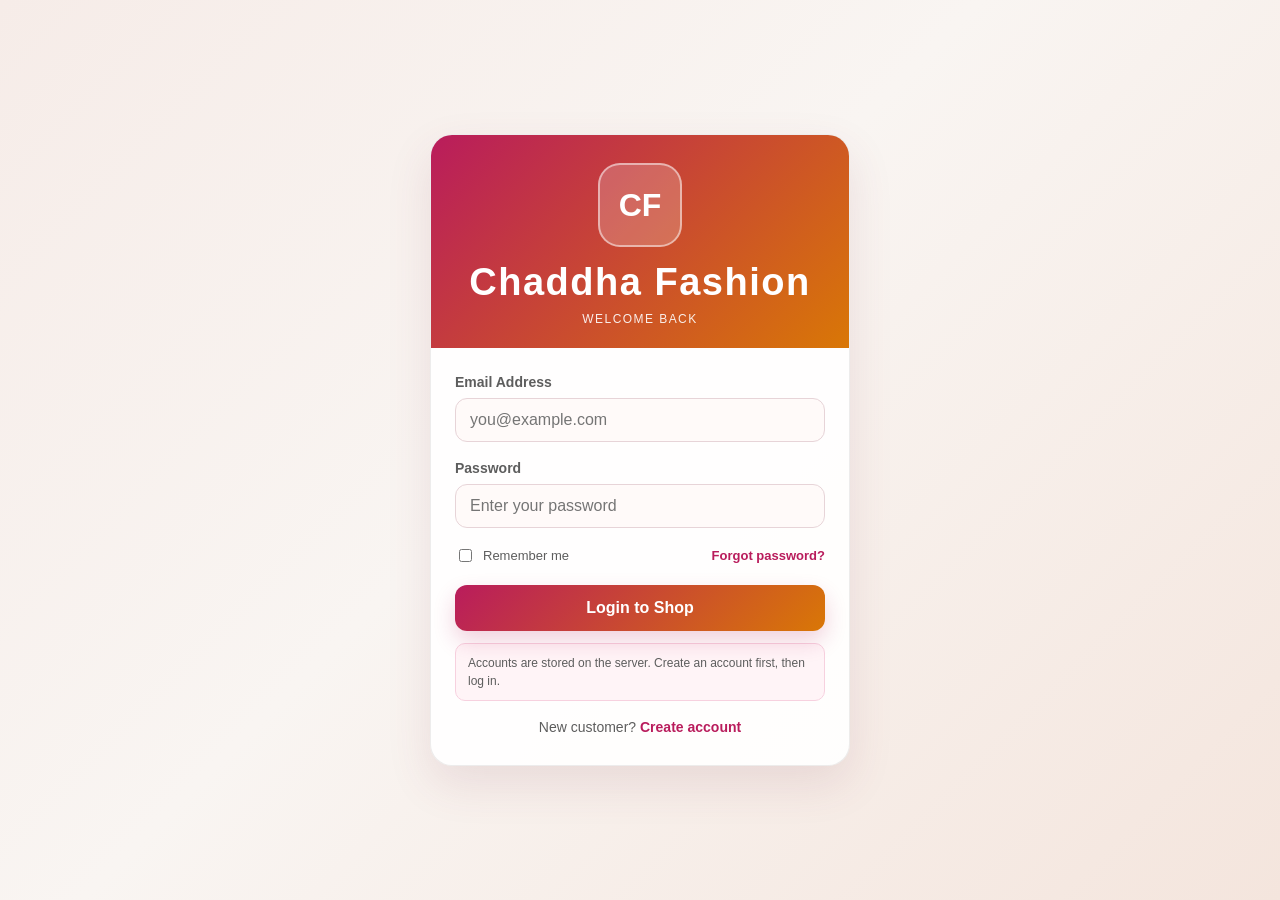
<file: index.html>
<!DOCTYPE html>
<html lang="en">
  <head>
    <meta charset="UTF-8" />
    <meta name="viewport" content="width=device-width, initial-scale=1.0" />
    <meta name="description" content="Shop the latest men's, women's and kids' fashion at Chaddha Fashion." />
    <title>Chaddha Fashion | Premium Style</title>
    <link rel="icon" href="./chaddha-logo.svg" type="image/svg+xml" />
    <link rel="stylesheet" href="./shop.css" />
    <style>
      :root {
        --bg: #f7f1ee;
        --panel: #f1e8e4;
        --panel-dark: #e4d3ca;
        --text: #1d1d1d;
        --muted: #4b4b4b;
        --white: #ffffff;
        --accent: #b91c5c;
        --soft-accent: #d97706;
      }

      * {
        box-sizing: border-box;
      }

      body {
        margin: 0;
        background: #efefef;
        font-family: Arial, Helvetica, sans-serif;
        color: var(--text);
      }

      .page {
        width: min(1100px, 92%);
        margin: 40px auto;
        background: transparent;
      }

      .topbar {
        display: grid;
        grid-template-columns: 1.2fr 3.5fr 0.3fr;
        align-items: center;
        gap: 16px;
        margin-bottom: 18px;
        min-height: 80px;
      }

      .logo-box,
      .nav-box,
      .banner,
      .intro,
      .card,
      .footer {
        background: var(--panel);
        border: 1px solid rgba(0, 0, 0, 0.08);
      }

      .logo-box {
        display: flex;
        align-items: center;
        justify-content: center;
        min-height: 82px;
        padding: 12px;
        cursor: pointer;
      }

      .logo-box img {
        display: block;
        max-width: 100%;
        max-height: 82px;
        object-fit: contain;
        filter: drop-shadow(0 6px 12px rgba(185, 28, 92, 0.15));
      }

      .nav-box {
        min-height: 82px;
        display: flex;
        align-items: center;
        justify-content: center;
        gap: 28px;
        padding: 16px 24px;
        font-weight: 600;
        color: var(--muted);
        text-transform: uppercase;
        letter-spacing: 0.04em;
        font-size: 14px;
      }

      .nav-box span {
        display: inline-block;
        padding: 8px 12px;
        border-radius: 4px;
        cursor: pointer;
        transition: color 0.3s;
      }

      .nav-box span:hover {
        color: var(--accent);
      }

      .cart-icon {
        background: var(--panel);
        border: 1px solid rgba(0, 0, 0, 0.08);
        min-height: 82px;
        display: flex;
        align-items: center;
        justify-content: center;
        cursor: pointer;
        position: relative;
        border-radius: 4px;
        padding: 12px;
        font-size: 32px;
        transition: transform 0.2s;
      }

      .cart-icon:hover {
        transform: scale(1.05);
      }

      .user-actions {
        display: flex;
        align-items: center;
        justify-content: center;
        gap: 10px;
      }

      .logout-btn {
        background: var(--accent);
        color: white;
        border: none;
        border-radius: 8px;
        padding: 8px 12px;
        font-weight: 700;
        cursor: pointer;
      }

      .cart-badge {
        position: absolute;
        top: 8px;
        right: 8px;
        background: var(--accent);
        color: white;
        border-radius: 50%;
        width: 24px;
        height: 24px;
        display: flex;
        align-items: center;
        justify-content: center;
        font-size: 12px;
        font-weight: bold;
      }

      .banner {
        min-height: 420px;
        margin: 14px 0 18px;
        display: flex;
        align-items: center;
        justify-content: center;
        position: relative;
        overflow: hidden;
        background: #ececec;
        border: 1px solid rgba(0, 0, 0, 0.08);
      }

      .banner::before {
        content: "";
        position: absolute;
        inset: 0;
        background: linear-gradient(135deg, rgba(255,255,255,0.1), rgba(0,0,0,0.05));
        z-index: 1;
      }

      .banner img {
        position: absolute;
        inset: 0;
        width: 100%;
        height: 100%;
        object-fit: cover;
        display: block;
      }

      .banner-content {
        position: relative;
        z-index: 2;
        text-align: center;
        color: var(--text);
        background: rgba(255,255,255,0.18);
        padding: 24px 30px;
        border-radius: 12px;
        backdrop-filter: blur(2px);
      }

      .banner-content h2 {
        margin: 0 0 8px;
        font-size: clamp(32px, 4vw, 56px);
        letter-spacing: 0.04em;
      }

      .banner-content p {
        margin: 0;
        font-size: 18px;
        letter-spacing: 0.12em;
        text-transform: uppercase;
      }

      .intro {
        min-height: 110px;
        display: flex;
        align-items: center;
        justify-content: center;
        margin-bottom: 18px;
        padding: 20px 30px;
        font-size: clamp(22px, 2vw, 32px);
        font-weight: 700;
        text-align: center;
      }

      .section-header {
        display: flex;
        justify-content: space-between;
        align-items: center;
        margin: 24px 0 16px;
        padding: 12px 0;
        border-bottom: 2px solid var(--accent);
      }

      .section-header h3 {
        margin: 0;
        font-size: 24px;
        font-weight: 700;
      }

      .view-all-link {
        color: var(--accent);
        text-decoration: none;
        font-weight: 600;
        cursor: pointer;
        transition: color 0.3s;
      }

      .view-all-link:hover {
        color: #ff2d7d;
      }

      .product-grid {
        display: grid;
        grid-template-columns: repeat(3, minmax(180px, 1fr));
        gap: 18px;
        margin-bottom: 28px;
      }

      .section-container {
        margin-bottom: 32px;
      }

      .card {
        min-height: 240px;
        display: flex;
        align-items: center;
        justify-content: center;
        position: relative;
        overflow: hidden;
        background: #f3f3f3;
        cursor: pointer;
        transition: transform 0.3s, box-shadow 0.3s;
      }

      .card:hover {
        transform: translateY(-8px);
        box-shadow: 0 8px 16px rgba(0,0,0,0.15);
      }

      .card img {
        width: 100%;
        height: 100%;
        object-fit: cover;
        display: block;
      }

      .card-overlay {
        position: absolute;
        bottom: 0;
        left: 0;
        right: 0;
        background: rgba(0,0,0,0.7);
        color: white;
        padding: 12px;
        transform: translateY(100%);
        transition: transform 0.3s;
      }

      .card:hover .card-overlay {
        transform: translateY(0);
      }

      .card-overlay button {
        background: var(--accent);
        color: white;
        border: none;
        padding: 8px 16px;
        border-radius: 4px;
        cursor: pointer;
        font-weight: 600;
        width: 100%;
      }

      .card-overlay button:hover {
        background: #ff2d7d;
      }

      .footer {
        background: #f5f5f5;
        border: 1px solid rgba(0, 0, 0, 0.08);
        padding: 36px 28px 18px;
        margin-top: 18px;
      }

      .footer-inner {
        display: grid;
        grid-template-columns: 1.8fr 1fr 1fr 1fr 1.2fr;
        gap: 26px;
        align-items: start;
      }

      .footer-brand {
        padding-right: 18px;
      }

      .footer-brand h3 {
        margin: 0 0 10px;
        font-size: 30px;
        letter-spacing: 0.03em;
        text-transform: none;
      }

      .footer-brand p {
        margin: 0;
        color: var(--muted);
        line-height: 1.7;
        font-size: 15px;
      }

      .footer-col h4 {
        margin: 0 0 14px;
        font-size: 15px;
        letter-spacing: 0.08em;
        text-transform: uppercase;
        color: var(--text);
      }

      .footer-col ul {
        list-style: none;
        padding: 0;
        margin: 0;
      }

      .footer-col li {
        margin-bottom: 8px;
        color: var(--muted);
        font-size: 14px;
      }

      .socials {
        display: flex;
        flex-wrap: wrap;
        gap: 10px;
        margin-top: 10px;
      }

      .socials span {
        background: #fff;
        border: 1px solid rgba(0,0,0,0.08);
        padding: 8px 12px;
        border-radius: 20px;
        font-size: 13px;
      }

      .footer-divider {
        border: 0;
        border-top: 1px solid rgba(0, 0, 0, 0.18);
        margin: 28px 0 18px;
      }

      .footer-bottom {
        text-align: center;
        font-size: 14px;
        letter-spacing: 0.08em;
        text-transform: uppercase;
        color: var(--muted);
        padding-bottom: 10px;
      }

      @media (max-width: 760px) {
        .topbar {
          grid-template-columns: 1fr;
        }

        .footer-inner {
          grid-template-columns: 1fr 1fr;
        }

        .nav-box {
          flex-wrap: wrap;
          gap: 12px;
        }

        .product-grid {
          grid-template-columns: 1fr;
        }
      }

      /* Editorial storefront layer */
      :root {
        --ink: #172321;
        --muted: #64716d;
        --paper: #f8f6f1;
        --cream: #eee8dc;
        --forest: #173f3a;
        --coral: #d56b4f;
        --line: rgba(23, 35, 33, 0.13);
      }

      body {
        background: var(--paper);
        color: var(--ink);
        font-family: "Trebuchet MS", "Segoe UI", sans-serif;
      }

      .page {
        width: min(1240px, calc(100% - 48px));
        margin: 24px auto 48px;
      }

      .topbar {
        grid-template-columns: 190px 1fr auto;
        min-height: 76px;
        margin-bottom: 24px;
        padding: 10px 14px;
        background: rgba(255, 255, 255, 0.72);
        border: 1px solid var(--line);
        border-radius: 18px;
        box-shadow: 0 12px 30px rgba(23, 35, 33, 0.06);
      }

      .logo-box,
      .nav-box,
      .cart-icon {
        min-height: 56px;
        background: transparent;
        border: 0;
      }

      .logo-box { justify-content: flex-start; padding: 8px; }
      .logo-box img { max-height: 56px; filter: none; }
      .nav-box { justify-content: center; gap: 8px; padding: 8px; }
      .nav-box span { color: var(--ink); border-radius: 10px; padding: 10px 14px; }
      .nav-box span:hover { color: var(--coral); background: var(--cream); }
      .cart-icon { color: var(--forest); font-size: 28px; border-radius: 12px; }
      .cart-icon:hover { background: var(--cream); transform: none; }
      .logout-btn { background: var(--forest); border-radius: 999px; padding: 10px 16px; }
      .cart-badge { background: var(--coral); }

      .banner {
        min-height: 540px;
        margin: 0 0 24px;
        justify-content: flex-start;
        border: 0;
        border-radius: 24px;
        background: var(--forest);
        box-shadow: 0 18px 40px rgba(23, 35, 33, 0.14);
      }

      .banner::before {
        background: linear-gradient(90deg, rgba(8, 26, 24, 0.8) 0%, rgba(8, 26, 24, 0.2) 58%, rgba(8, 26, 24, 0.05));
      }

      .banner img { object-position: center 28%; opacity: 0.9; }
      .banner-content { max-width: 580px; padding: 48px; text-align: left; background: transparent; backdrop-filter: none; }
      .banner-content h2 { margin-bottom: 18px; color: #fffaf2; font-family: Georgia, serif; font-size: clamp(48px, 7vw, 92px); line-height: 0.95; letter-spacing: -0.02em; }
      .banner-content p { color: #f1c9af; font-size: 14px; font-weight: 700; letter-spacing: 0.18em; }

      .intro {
        min-height: auto;
        justify-content: flex-start;
        margin-bottom: 42px;
        padding: 28px 0 0;
        background: transparent;
        border: 0;
        border-top: 1px solid var(--line);
        font-family: Georgia, serif;
        font-size: clamp(28px, 4vw, 48px);
        font-weight: 400;
        text-align: left;
      }

      .section-container { margin-bottom: 54px; }
      .section-header { margin: 0 0 18px; padding: 0 0 14px; border-bottom: 1px solid var(--line); }
      .section-header h3 { color: var(--forest); font-family: Georgia, serif; font-size: 30px; font-weight: 400; }
      .view-all-link { color: var(--coral); font-size: 13px; letter-spacing: 0.08em; text-transform: uppercase; }
      .kids-collection-section { margin-top: 10px; }
      .kids-intro {
        display: grid;
        grid-template-columns: 1.2fr 1fr;
        gap: 24px;
        align-items: center;
        margin-bottom: 28px;
        padding: 30px;
        background: var(--cream);
        border-left: 5px solid var(--coral);
      }
      .kids-intro h4 { margin: 0 0 8px; color: var(--forest); font-family: Georgia, serif; font-size: 28px; font-weight: 400; }
      .kids-intro p { margin: 0; color: var(--muted); line-height: 1.7; }
      .kids-intro-note { color: var(--coral); font-size: 12px; font-weight: 700; letter-spacing: 0.14em; text-transform: uppercase; }
      .kids-subsection { margin-top: 28px; }
      .kids-subsection h4 { margin: 0 0 12px; color: var(--forest); font-size: 18px; font-weight: 700; letter-spacing: 0.05em; text-transform: uppercase; }
      .kids-subsection .product-grid { grid-template-columns: repeat(2, minmax(0, 1fr)); margin-bottom: 0; }
      .section-container > section[style] { background: var(--cream) !important; border: 0 !important; border-radius: 0 !important; padding: 28px !important; }
      .section-container > section[style] p { color: var(--ink) !important; max-width: 780px; }
      .product-grid { grid-template-columns: repeat(4, minmax(0, 1fr)); gap: 16px; }
      .card { min-height: 340px; align-items: flex-end; background: var(--cream); border: 0; border-radius: 0; box-shadow: none; }
      .card:hover { transform: translateY(-5px); box-shadow: 0 16px 28px rgba(23, 35, 33, 0.12); }
      .card img { height: 100%; object-fit: cover; }
      .card-overlay { transform: translateY(0); padding: 16px; background: linear-gradient(transparent, rgba(10, 22, 20, 0.9) 42%); }
      .card-overlay::before { content: attr(data-name); display: block; margin-bottom: 10px; color: #fffaf2; font-family: Georgia, serif; font-size: 18px; }
      .card-overlay button { background: var(--coral); border-radius: 999px; padding: 10px 16px; }
      .footer { margin-top: 32px; padding: 44px 32px 18px; background: var(--forest); border: 0; border-radius: 20px; color: #fffaf2; }
      .footer-brand h3, .footer-col h4 { color: #fffaf2; }
      .footer-brand p, .footer-col li, .footer-bottom { color: #c6d4cf; }
      .socials span { background: transparent; border-color: rgba(255,255,255,0.25); color: #fffaf2; }
      .footer-divider { border-top-color: rgba(255,255,255,0.2); }

      @media (max-width: 760px) {
        .page { width: min(100% - 28px, 620px); margin-top: 14px; }
        .topbar { grid-template-columns: 1fr auto; }
        .nav-box { grid-column: 1 / -1; grid-row: 2; justify-content: flex-start; overflow-x: auto; }
        .user-actions { grid-column: 2; grid-row: 1; }
        .banner { min-height: 450px; }
        .banner-content { padding: 30px; }
        .product-grid { grid-template-columns: repeat(2, minmax(0, 1fr)); }
        .card { min-height: 260px; }
        .kids-intro { grid-template-columns: 1fr; padding: 24px; }
      }

      /* --- Added with the search / sort / size shopping features --- */
      .topbar { grid-template-columns: 170px 1fr minmax(200px, 270px) auto; }
      .nav-box a {
        display: inline-block;
        padding: 10px 13px;
        border-radius: 10px;
        color: var(--ink);
        font-size: 14px;
        font-weight: 600;
        letter-spacing: 0.04em;
        text-decoration: none;
        text-transform: uppercase;
        transition: background 0.2s, color 0.2s;
      }
      .nav-box a:hover { background: var(--cream); color: var(--coral); }
      .cart-icon { text-decoration: none; }
      .view-all-link { text-decoration: none; }

      /* Footer entries that lead somewhere are now real links. The About Us
         column stays plain text, because those pages do not exist yet. */
      .footer-col li a { color: #c6d4cf; text-decoration: none; transition: color 0.2s; }
      .footer-col li a:hover { color: #fffaf2; text-decoration: underline; }

      /* The section grids now hold the shared .shop-card, which brings its
         own styling, so the old .card rules no longer apply to them. */
      .product-grid { grid-template-columns: repeat(4, minmax(0, 1fr)); gap: 16px; }

      @media (max-width: 900px) {
        .topbar { grid-template-columns: 1fr auto; }
        .nav-box { grid-column: 1 / -1; grid-row: 3; justify-content: flex-start; overflow-x: auto; }
        .topbar .site-search { grid-column: 1 / -1; grid-row: 2; }
        .user-actions { grid-column: 2; grid-row: 1; }
      }

      @media (max-width: 760px) {
        .product-grid { grid-template-columns: repeat(2, minmax(0, 1fr)); gap: 12px; }
      }
    </style>
  </head>
  <body>
    <div class="page">
      <header class="topbar">
        <a class="logo-box" href="index.html">
          <img src="./chaddha-logo.svg" alt="Chaddha Fashion logo" />
        </div>
        <nav class="nav-box" aria-label="Main navigation">
          <a href="index.html">Home</a>
          <a href="products.html?category=men">Men</a>
          <a href="products.html?category=women">Women</a>
          <a href="products.html?category=kids">Kids</a>
          <a href="orders.html">Orders</a>
          <a href="blog.html">Blog</a>
        </nav>
        <form class="site-search" data-search-form role="search">
          <input type="search" name="q" placeholder="Search for shirts, kurtas…" aria-label="Search products" />
          <button type="submit">Search</button>
        </form>
        <div class="user-actions">
          <a class="cart-icon" href="cart.html" aria-label="Shopping cart">
            🛒
            <span class="cart-badge" data-cart-count>0</span>
          </a>
          <button class="logout-btn" type="button" data-logout>Logout</button>
        </div>
      </header>

      <section class="banner" aria-label="Promotional banner">
        <img src="./My Boy.jpeg" alt="Fashion model" />
        <div class="banner-content">
          <h2>Big Fashion Sale</h2>
          <p>Up to 60% off</p>
        </div>
      </section>

      <section class="intro">Shop the Latest Trends for Every Season</section>

      <!-- Latest Fashion Highlight Section -->
      <div class="section-container">
        <div class="section-header">
          <h3>Latest Fashion Collections</h3>
        </div>
        <section style="background: var(--panel); padding: 24px; border-radius: 8px; margin-bottom: 28px; border: 1px solid rgba(0, 0, 0, 0.08);">
          <p style="margin: 0; font-size: 16px; line-height: 1.8; color: var(--text);">
            Explore our curated selection of the <strong>latest fashion trends</strong> from top designers and emerging brands. 
            Our collection features cutting-edge styles, contemporary designs, and timeless pieces that define today's fashion landscape. 
            Whether you're looking for seasonal must-haves, runway-inspired looks, or everyday essentials, discover the newest arrivals 
            that keep your wardrobe fresh and on-trend.
          </p>
        </section>
      </div>

      <!-- Featured Products Section -->
      <div class="section-container">
        <div class="section-header">
          <h3>Featured Products</h3>
          <a class="view-all-link" href="products.html">View All →</a>
        </div>
        <section class="product-grid" id="featured-grid">
          <!-- Featured products will be inserted here -->
        </section>
      </div>

      <!-- New Arrivals Section -->
      <div class="section-container">
        <div class="section-header">
          <h3>New Arrivals</h3>
          <a class="view-all-link" href="products.html">View All →</a>
        </div>
        <section class="product-grid" id="new-arrivals-grid">
          <!-- New arrivals will be inserted here -->
        </section>
      </div>

      <!-- Best Sellers Section -->
      <div class="section-container">
        <div class="section-header">
          <h3>Best Sellers</h3>
          <a class="view-all-link" href="products.html">View All →</a>
        </div>
        <section class="product-grid" id="best-sellers-grid">
          <!-- Best sellers will be inserted here -->
        </section>
      </div>

      <!-- Trending Now Section -->
      <div class="section-container">
        <div class="section-header">
          <h3>Trending Now</h3>
          <a class="view-all-link" href="products.html">View All →</a>
        </div>
        <section class="product-grid" id="trending-grid">
          <!-- Trending products will be inserted here -->
        </section>
      </div>

      <!-- Kids Collection Section -->
      <div class="section-container kids-collection-section">
        <div class="section-header">
          <h3>Kids Collection</h3>
          <a class="view-all-link" href="products.html?category=kids">Shop Kids →</a>
        </div>
        <section class="kids-intro">
          <div>
            <div class="kids-intro-note">Made for little moments</div>
            <h4>Playful style, made to move</h4>
            <p>Discover bright, comfortable looks for celebrations, playdates, and every adventure in between.</p>
          </div>
          <div>
            <p><strong>Two moods. One joyful wardrobe.</strong><br />Choose traditional charm in Ethnic Wear or easy everyday favourites in Casual.</p>
          </div>
        </section>
        <section class="kids-subsection" aria-labelledby="ethnic-kids-heading">
          <h4 id="ethnic-kids-heading">Ethnic Wear</h4>
          <div class="product-grid" id="kids-ethnic-grid"></div>
        </section>
        <section class="kids-subsection" aria-labelledby="casual-kids-heading">
          <h4 id="casual-kids-heading">Casual</h4>
          <div class="product-grid" id="kids-casual-grid"></div>
        </section>
      </div>

      <footer class="footer">
        <div class="footer-inner">
          <div class="footer-brand">
            <h3>Fashion for Every Moment</h3>
            <p>Discover stylish products made for everyone. Our collections celebrate fashion for all genders, offering diverse styles and sizes to express your unique identity and personal style.</p>
          </div>

          <div class="footer-col">
            <h4>Shop</h4>
            <ul>
              <li><a href="products.html?category=women">Women</a></li>
              <li><a href="products.html?category=men">Men</a></li>
              <li><a href="products.html?category=kids">Kids</a></li>
              <li><a href="products.html?type=new">New Arrivals</a></li>
              <li><a href="products.html?type=bestseller">Best Sellers</a></li>
            </ul>
          </div>

          <div class="footer-col">
            <h4>Customer Care</h4>
            <ul>
              <li><a href="orders.html">My Orders</a></li>
              <li><a href="cart.html">My Cart</a></li>
              <li><a href="blog.html">Style Journal</a></li>
            </ul>
          </div>

          <div class="footer-col">
            <h4>About Us</h4>
            <ul>
              <li>Our Story</li>
              <li>Careers</li>
              <li>Privacy Policy</li>
              <li>Terms &amp; Conditions</li>
            </ul>
          </div>

          <div class="footer-col">
            <h4>Follow Us</h4>
            <div class="socials">
              <span>Instagram</span>
              <span>Facebook</span>
              <span>Pinterest</span>
              <span>YouTube</span>
            </div>
          </div>
        </div>

        <hr class="footer-divider" />

        <div class="footer-bottom">© 2026 CHADDHA FASHION. All Rights Reserved.</div>
      </footer>
    </div>

    <script src="./shop-data.js"></script>
    <script src="./shop.js"></script>
    <script>
      Shop.requireLogin();
      Shop.initHeader();

      // Each shelf on the home page is just a filter over the shared
      // catalogue, rendered with the shared product card.
      const SHELVES = [
        { id: 'featured-grid', pick: product => product.featured },
        { id: 'new-arrivals-grid', pick: product => product.newArrival },
        { id: 'best-sellers-grid', pick: product => product.bestSeller },
        { id: 'trending-grid', pick: product => product.trending },
        { id: 'kids-ethnic-grid', pick: product => product.subcategory === 'Kids Ethnic Wear' },
        { id: 'kids-casual-grid', pick: product => product.subcategory === 'Kids Casual' }
      ];

      SHELVES.forEach(shelf => {
        const host = document.getElementById(shelf.id);
        if (!host) return;
        host.innerHTML = PRODUCTS.filter(shelf.pick).map(Shop.productCard).join('');
      });
    </script>
  </body>
</html>
</file>
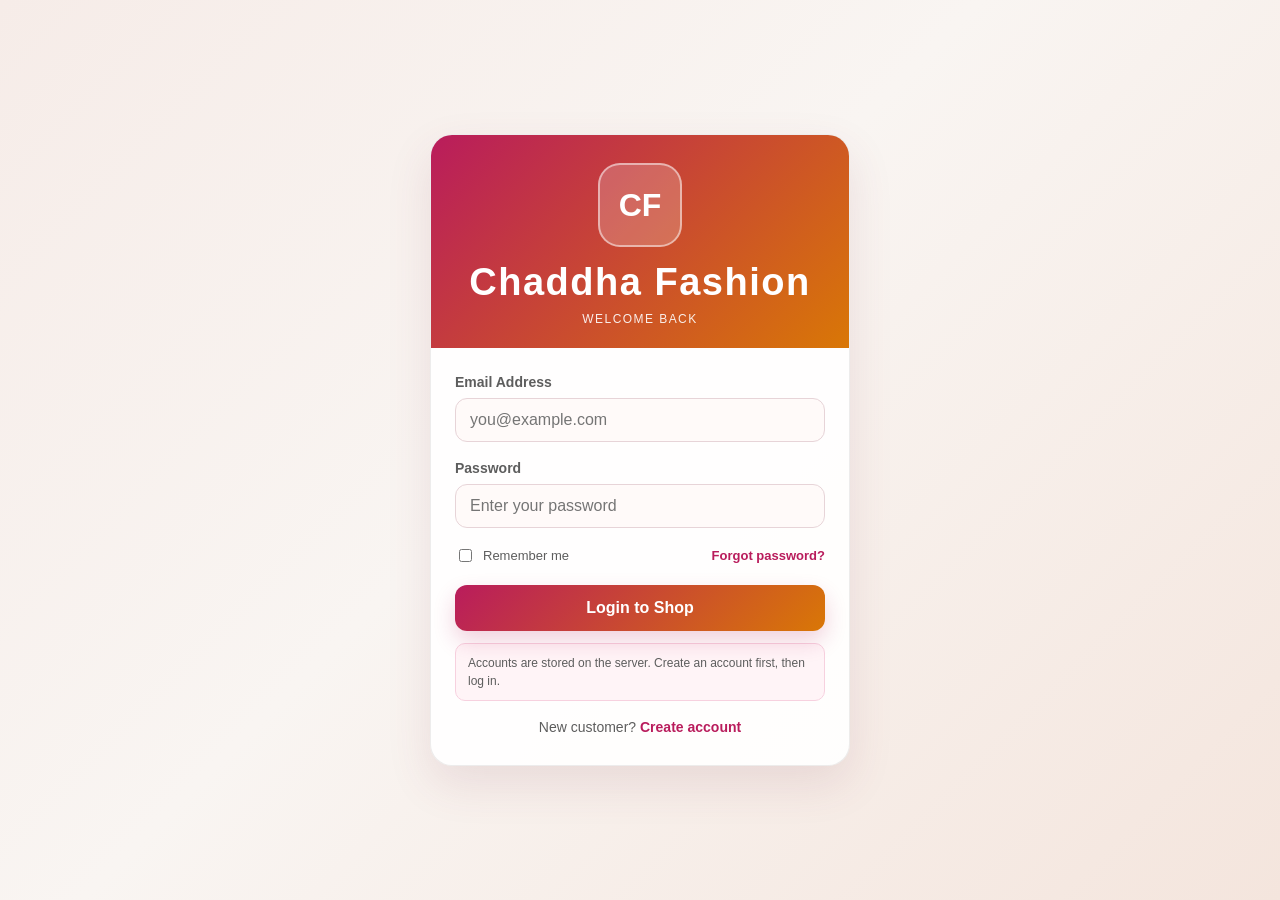
<file: blog.html>
<!DOCTYPE html>
<html lang="en">
  <head>
    <meta charset="UTF-8" />
    <meta name="viewport" content="width=device-width, initial-scale=1.0" />
    <meta name="description" content="Style notes and seasonal inspiration from the Chaddha Fashion journal." />
    <title>Style Journal | Chaddha Fashion</title>
    <link rel="icon" href="./chaddha-logo.svg" type="image/svg+xml" />
    <link rel="stylesheet" href="./shop.css" />
    <style>
      :root {
        --paper: #fffaf8;
        --soft: #f1e8e4;
        --ink: #1d1d1d;
        --muted: #5d5553;
        --accent: #b91c5c;
        --gold: #d97706;
        --border: rgba(29, 29, 29, 0.1);
      }

      * { box-sizing: border-box; }

      body {
        margin: 0;
        background: #efefef;
        color: var(--ink);
        font-family: Arial, Helvetica, sans-serif;
      }

      .page { width: min(1100px, 92%); margin: 40px auto; }

      .topbar {
        display: grid;
        grid-template-columns: 170px 1fr minmax(200px, 270px) auto;
        align-items: center;
        gap: 14px;
        min-height: 82px;
        margin-bottom: 18px;
        padding: 12px;
        background: var(--soft);
        border: 1px solid var(--border);
      }

      .logo-box { display: flex; align-items: center; cursor: pointer; }
      .logo-box img { max-width: 100%; max-height: 60px; object-fit: contain; }

      .nav-box {
        display: flex;
        align-items: center;
        flex-wrap: wrap;
        gap: 6px;
        color: var(--muted);
        font-size: 14px;
        font-weight: 600;
        text-transform: uppercase;
      }

      .nav-box a {
        padding: 8px 11px;
        border-radius: 8px;
        color: inherit;
        text-decoration: none;
        transition: color 0.2s, background 0.2s;
      }
      .nav-box a:hover, .nav-box .active { background: #fff; color: var(--accent); }

      .user-actions { display: flex; align-items: center; gap: 12px; padding-right: 6px; }

      .cart-link {
        position: relative;
        color: var(--ink);
        font-size: 28px;
        text-align: center;
        text-decoration: none;
      }

      .cart-badge {
        position: absolute;
        top: -8px;
        right: -10px;
        display: flex;
        align-items: center;
        justify-content: center;
        min-width: 22px;
        height: 22px;
        padding: 0 5px;
        border-radius: 999px;
        background: var(--accent);
        color: #fff;
        font-size: 12px;
        font-weight: bold;
      }

      .logout-btn {
        padding: 10px 14px;
        border: none;
        border-radius: 8px;
        background: var(--accent);
        color: #fff;
        font-weight: 700;
        cursor: pointer;
      }

      .hero {
        display: grid;
        grid-template-columns: 1.1fr 0.9fr;
        min-height: 320px;
        margin-bottom: 30px;
        overflow: hidden;
        background: var(--paper);
        border: 1px solid var(--border);
      }

      .hero-copy { padding: 52px 42px; align-self: center; }
      .eyebrow { margin: 0 0 12px; color: var(--accent); font-size: 13px; font-weight: 700; letter-spacing: 0.16em; text-transform: uppercase; }
      h1 { margin: 0 0 16px; font-size: clamp(38px, 6vw, 68px); line-height: 0.98; }
      .hero-copy p { max-width: 480px; margin: 0; color: var(--muted); font-size: 18px; line-height: 1.6; }
      .hero img { width: 100%; height: 100%; min-height: 320px; object-fit: cover; }

      .section-heading { display: flex; justify-content: space-between; align-items: end; margin-bottom: 16px; border-bottom: 2px solid var(--accent); }
      .section-heading h2 { margin: 0 0 10px; font-size: 28px; }
      .section-heading span { margin-bottom: 12px; color: var(--muted); font-size: 14px; }

      .article-grid { display: grid; grid-template-columns: repeat(3, 1fr); gap: 18px; }
      .article-card { overflow: hidden; background: var(--paper); border: 1px solid var(--border); }
      .article-card img { display: block; width: 100%; height: 210px; object-fit: cover; background: var(--soft); }
      .article-content { padding: 20px; }
      .article-content small { color: var(--accent); font-weight: 700; letter-spacing: 0.08em; text-transform: uppercase; }
      .article-content h3 { margin: 10px 0 8px; font-size: 21px; line-height: 1.2; }
      .article-content p { margin: 0 0 16px; color: var(--muted); line-height: 1.55; }
      .read-link { color: var(--accent); font-weight: 700; text-decoration: none; }
      .read-link:hover { color: var(--gold); }

      footer { margin-top: 34px; padding: 22px; background: var(--soft); color: var(--muted); text-align: center; font-size: 14px; }

      @media (max-width: 900px) {
        .topbar { grid-template-columns: 1fr auto; }
        .nav-box { grid-column: 1 / -1; grid-row: 3; justify-content: flex-start; overflow-x: auto; }
        .topbar .site-search { grid-column: 1 / -1; grid-row: 2; }
        .user-actions { grid-column: 2; grid-row: 1; }
      }

      @media (max-width: 760px) {
        .page { margin: 20px auto; }
        .hero { grid-template-columns: 1fr; }
        .hero-copy { padding: 36px 26px; }
        .hero img { min-height: 240px; }
        .article-grid { grid-template-columns: 1fr; }
      }
    </style>
  </head>
  <body>
    <main class="page">
      <header class="topbar">
        <div class="logo-box" onclick="location.href='index.html'">
          <img src="./chaddha-logo.svg" alt="Chaddha Fashion logo" />
        </div>
        <nav class="nav-box" aria-label="Main navigation">
          <a href="index.html">Home</a>
          <a href="products.html?category=men">Men</a>
          <a href="products.html?category=women">Women</a>
          <a href="products.html?category=kids">Kids</a>
          <a href="orders.html">Orders</a>
          <a class="active" href="blog.html" aria-current="page">Blog</a>
        </nav>
        <form class="site-search" data-search-form role="search">
          <input type="search" name="q" placeholder="Search products…" aria-label="Search products" />
          <button type="submit">Search</button>
        </form>
        <div class="user-actions">
          <a class="cart-link" href="cart.html" aria-label="Shopping cart">
            &#128722;
            <span class="cart-badge" data-cart-count>0</span>
          </a>
          <button class="logout-btn" type="button" data-logout>Logout</button>
        </div>
      </header>

      <section class="hero">
        <div class="hero-copy">
          <p class="eyebrow">The Style Journal</p>
          <h1>Wear what feels like you.</h1>
          <p>Practical style notes, seasonal inspiration, and thoughtful ways to build a wardrobe that moves with your life.</p>
        </div>
        <img src="./My Boy.jpeg" alt="Fashion styling inspiration" />
      </section>

      <section aria-labelledby="journal-title">
        <div class="section-heading">
          <h2 id="journal-title">Latest from the journal</h2>
          <span>Fresh ideas for your wardrobe</span>
        </div>
        <div class="article-grid">
          <article class="article-card">
            <img src="./Men Shirt image 2.avif" alt="A crisp blue shirt styled simply" />
            <div class="article-content">
              <small>Wardrobe</small>
              <h3>Five essentials for an effortless everyday look</h3>
              <p>Build flexible outfits around a few dependable pieces, then make them yours with texture and color.</p>
              <a class="read-link" href="products.html?type=bestseller">Shop the essentials →</a>
            </div>
          </article>
          <article class="article-card">
            <img src="./Women Dresses 2.jpg" alt="An A-line dress styled three ways" />
            <div class="article-content">
              <small>Style Guide</small>
              <h3>How to make one outfit work three ways</h3>
              <p>Discover simple styling swaps that take a look from relaxed mornings to evenings out.</p>
              <a class="read-link" href="products.html?subcategory=Women%20Dresses">Shop dresses →</a>
            </div>
          </article>
          <article class="article-card">
            <img src="./Women ethnic Dresses 2.jpg" alt="Festive ethnic wear in warm tones" />
            <div class="article-content">
              <small>New Season</small>
              <h3>The colors we are loving this season</h3>
              <p>Explore a warm, wearable palette and find the right accent for your current favorites.</p>
              <a class="read-link" href="products.html?type=new">Shop new arrivals →</a>
            </div>
          </article>
        </div>
      </section>

      <footer>&copy; 2026 Chaddha Fashion. Style, made personal.</footer>
    </main>

    <script src="./shop-data.js"></script>
    <script src="./shop.js"></script>
    <script>
      Shop.requireLogin();
      Shop.initHeader();
    </script>
  </body>
</html>
</file>
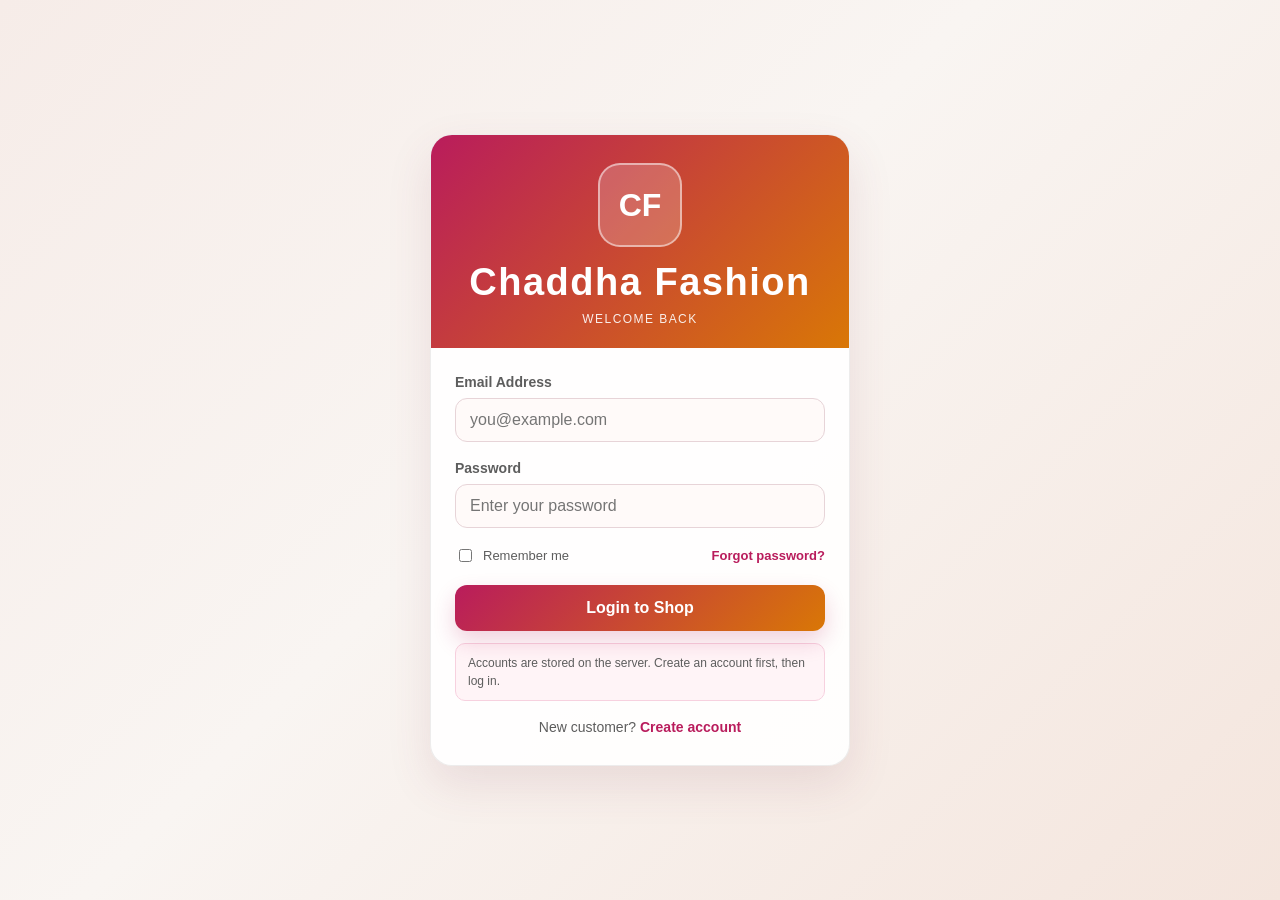
<file: cart.html>
<!DOCTYPE html>
<html lang="en">
  <head>
    <meta charset="UTF-8" />
    <meta name="viewport" content="width=device-width, initial-scale=1.0" />
    <meta name="description" content="Review the items in your Chaddha Fashion cart." />
    <title>Shopping Cart - Chaddha Fashion</title>
    <link rel="icon" href="./chaddha-logo.svg" type="image/svg+xml" />
    <link rel="stylesheet" href="./shop.css" />
    <style>
      :root {
        --bg: #f7f1ee;
        --panel: #f1e8e4;
        --text: #1d1d1d;
        --muted: #4b4b4b;
        --accent: #b91c5c;
      }

      * {
        box-sizing: border-box;
      }

      body {
        margin: 0;
        background: #efefef;
        font-family: Arial, Helvetica, sans-serif;
        color: var(--text);
      }

      .page {
        width: min(1100px, 92%);
        margin: 40px auto;
      }

      .topbar {
        display: grid;
        grid-template-columns: 170px 1fr minmax(200px, 280px) auto;
        align-items: center;
        gap: 14px;
        margin-bottom: 18px;
        min-height: 80px;
        background: var(--panel);
        border: 1px solid rgba(0, 0, 0, 0.08);
        padding: 12px;
        border-radius: 4px;
      }

      .logo-box {
        display: flex;
        align-items: center;
        justify-content: center;
        cursor: pointer;
      }

      .logo-box img {
        max-width: 100%;
        max-height: 60px;
        object-fit: contain;
      }

      .nav-box {
        display: flex;
        align-items: center;
        gap: 18px;
        font-weight: 600;
        color: var(--muted);
        text-transform: uppercase;
        font-size: 14px;
      }

      .nav-box a {
        color: var(--muted);
        text-decoration: none;
        cursor: pointer;
        transition: color 0.3s;
      }

      .nav-box a:hover {
        color: var(--accent);
      }

      .cart-icon {
        position: relative;
        font-size: 28px;
        cursor: pointer;
        text-decoration: none;
      }

      .cart-badge {
        position: absolute;
        top: -8px;
        right: -10px;
        background: var(--accent);
        color: white;
        border-radius: 999px;
        min-width: 22px;
        height: 22px;
        padding: 0 5px;
        display: flex;
        align-items: center;
        justify-content: center;
        font-size: 12px;
        font-weight: bold;
      }

      .title {
        font-size: 32px;
        font-weight: 700;
        margin: 20px 0 6px;
      }

      .title-note {
        margin: 0 0 20px;
        color: var(--muted);
        font-size: 15px;
      }

      .cart-container {
        background: white;
        border: 1px solid rgba(0, 0, 0, 0.08);
        border-radius: 4px;
        padding: 20px;
        margin-bottom: 20px;
      }

      .cart-item {
        display: grid;
        grid-template-columns: 110px 1fr 110px 150px 110px 80px;
        gap: 18px;
        align-items: center;
        padding: 16px;
        border-bottom: 1px solid #eee;
      }

      .cart-item:last-child {
        border-bottom: none;
      }

      .cart-item img {
        width: 100%;
        height: 130px;
        object-fit: cover;
        border-radius: 4px;
        background: var(--panel);
      }

      .item-details h4 {
        margin: 0 0 6px;
        font-size: 16px;
      }

      .item-details h4 a {
        color: var(--text);
        text-decoration: none;
      }

      .item-details h4 a:hover {
        color: var(--accent);
      }

      .item-details p {
        margin: 0 0 8px;
        color: var(--muted);
        font-size: 14px;
      }

      .item-size {
        display: inline-flex;
        align-items: center;
        gap: 6px;
        background: var(--panel);
        border-radius: 999px;
        padding: 4px 12px;
        font-size: 12px;
        font-weight: 700;
        letter-spacing: 0.04em;
        text-transform: uppercase;
        color: var(--text);
      }

      .item-price {
        font-weight: 600;
        font-size: 16px;
        color: var(--muted);
      }

      .item-line-total {
        font-weight: 700;
        font-size: 18px;
      }

      /* Quantity stepper, in this page's own colours. */
      .cart-qty {
        display: inline-flex;
        align-items: center;
        border: 1px solid rgba(0, 0, 0, 0.12);
        border-radius: 999px;
        overflow: hidden;
        background: white;
      }

      .cart-qty button {
        width: 34px;
        height: 34px;
        border: none;
        background: var(--panel);
        color: var(--text);
        font-size: 17px;
        font-weight: 700;
        line-height: 1;
        cursor: pointer;
        transition: background 0.2s, color 0.2s;
      }

      .cart-qty button:hover:not(:disabled) {
        background: var(--accent);
        color: white;
      }

      .cart-qty button:disabled {
        color: #bbb;
        cursor: not-allowed;
      }

      .cart-qty .qty-number {
        min-width: 38px;
        text-align: center;
        font-size: 15px;
        font-weight: 700;
      }

      .remove-btn {
        background: none;
        color: var(--muted);
        border: none;
        padding: 6px 4px;
        cursor: pointer;
        font-size: 13px;
        text-decoration: underline;
      }

      .remove-btn:hover {
        color: #d12b2b;
      }

      .empty-cart {
        text-align: center;
        padding: 50px 30px;
        color: var(--muted);
      }

      .empty-cart h2 {
        margin: 0 0 10px;
        color: var(--text);
        font-size: 26px;
      }

      .empty-cart p {
        font-size: 16px;
        margin: 0 0 22px;
      }

      .summary {
        background: white;
        border: 1px solid rgba(0, 0, 0, 0.08);
        border-radius: 4px;
        padding: 20px;
        max-width: 400px;
        margin-left: auto;
      }

      .summary-row {
        display: flex;
        justify-content: space-between;
        margin-bottom: 12px;
        font-size: 16px;
      }

      .summary-row span:last-child {
        font-weight: 600;
      }

      .summary-row.total {
        font-weight: 700;
        font-size: 20px;
        border-top: 2px solid #eee;
        padding-top: 12px;
      }

      .checkout-btn {
        width: 100%;
        background: var(--accent);
        color: white;
        border: none;
        padding: 14px;
        font-size: 16px;
        font-weight: 600;
        cursor: pointer;
        border-radius: 4px;
        margin-top: 16px;
        transition: background 0.3s;
      }

      .checkout-btn:hover:not(:disabled) {
        background: #ff2d7d;
      }

      .checkout-btn:disabled {
        background: #ccc;
        cursor: not-allowed;
      }

      .logout-btn {
        background: var(--accent);
        color: white;
        border: none;
        border-radius: 8px;
        padding: 10px 14px;
        font-weight: 700;
        cursor: pointer;
      }

      .continue-shopping {
        background: var(--panel);
        color: var(--text);
        border: none;
        padding: 12px 20px;
        cursor: pointer;
        border-radius: 4px;
        font-weight: 600;
        margin-bottom: 16px;
        text-decoration: none;
        display: inline-block;
      }

      .continue-shopping:hover {
        background: var(--accent);
        color: white;
      }

      .user-actions {
        display: flex;
        align-items: center;
        gap: 14px;
        padding-right: 8px;
      }

      @media (max-width: 900px) {
        .topbar {
          grid-template-columns: 1fr auto;
        }

        .nav-box {
          grid-column: 1 / -1;
          grid-row: 3;
          overflow-x: auto;
        }

        .topbar .site-search {
          grid-column: 1 / -1;
          grid-row: 2;
        }

        .user-actions {
          grid-column: 2;
          grid-row: 1;
        }

        .cart-item {
          grid-template-columns: 90px 1fr;
          row-gap: 10px;
        }

        .cart-item img {
          height: 110px;
        }

        .item-price,
        .item-line-total,
        .cart-qty,
        .remove-btn {
          grid-column: 2;
        }

        .summary {
          max-width: none;
        }
      }
    </style>
  </head>
  <body>
    <div class="page">
      <header class="topbar">
        <div class="logo-box" onclick="location.href='index.html'">
          <img src="./chaddha-logo.svg" alt="Chaddha Fashion logo" />
        </div>
        <nav class="nav-box" aria-label="Main navigation">
          <a href="index.html">Home</a>
          <a href="products.html?category=men">Men</a>
          <a href="products.html?category=women">Women</a>
          <a href="products.html?category=kids">Kids</a>
          <a href="orders.html">Orders</a>
          <a href="blog.html">Blog</a>
        </nav>
        <form class="site-search" data-search-form role="search">
          <input type="search" name="q" placeholder="Search products…" aria-label="Search products" />
          <button type="submit">Search</button>
        </form>
        <div class="user-actions">
          <a class="cart-icon" href="cart.html" aria-label="Shopping cart">
            🛒
            <span class="cart-badge" data-cart-count>0</span>
          </a>
          <button class="logout-btn" type="button" data-logout>Logout</button>
        </div>
      </header>

      <h1 class="title">Shopping Cart</h1>
      <p class="title-note" id="cart-note"></p>

      <div class="cart-container">
        <div id="cart-items"></div>
      </div>

      <div class="summary">
        <a class="continue-shopping" href="products.html">Continue Shopping</a>
        <div class="summary-row">
          <span id="subtotal-label">Subtotal:</span>
          <span id="subtotal">₹0</span>
        </div>
        <div class="summary-row">
          <span>Shipping:</span>
          <span id="shipping">₹0</span>
        </div>
        <div class="summary-row">
          <span>Tax (10%):</span>
          <span id="tax">₹0</span>
        </div>
        <div class="summary-row total">
          <span>Total:</span>
          <span id="total">₹0</span>
        </div>
        <button class="checkout-btn" onclick="goToCheckout()" id="checkout-btn">Proceed to Checkout</button>
      </div>
    </div>

    <script src="./shop-data.js"></script>
    <script src="./shop.js"></script>
    <script>
      Shop.requireLogin();
      Shop.initHeader();

      renderCart();

      function renderCart() {
        const lines = Shop.cartLines();
        const container = document.getElementById('cart-items');
        const note = document.getElementById('cart-note');

        if (lines.length === 0) {
          container.innerHTML =
            '<div class="empty-cart">' +
            '<h2>Your cart is empty</h2>' +
            '<p>Pick a size on any product page and it will show up here.</p>' +
            '<a class="continue-shopping" href="products.html">Start Shopping</a>' +
            '</div>';
          note.textContent = '';
          document.getElementById('checkout-btn').disabled = true;
          updateSummary();
          return;
        }

        const totals = Shop.totals();
        note.textContent =
          totals.count + ' item' + (totals.count === 1 ? '' : 's') +
          ' across ' + lines.length + ' ' + (lines.length === 1 ? 'line' : 'lines') + '.';

        container.innerHTML = lines.map(renderLine).join('');
        wireLineControls();

        document.getElementById('checkout-btn').disabled = false;
        updateSummary();
      }

      function renderLine(line) {
        // id and size together identify a cart line, because the same
        // shirt in M and in L are two separate things to buy.
        const key = 'data-id="' + line.id + '" data-size="' + line.size + '"';

        return (
          '<div class="cart-item">' +
          '<img src="' + line.image + '" alt="' + line.name + '" />' +
          '<div class="item-details">' +
          '<h4><a href="product.html?id=' + line.id + '">' + line.name + '</a></h4>' +
          '<p>' + line.description + '</p>' +
          '<span class="item-size">Size ' + line.size + '</span>' +
          '</div>' +
          '<div class="item-price">' + Shop.money(line.price) + '<br /><small>each</small></div>' +
          '<div class="cart-qty">' +
          '<button type="button" data-step="-1" ' + key + ' aria-label="Reduce quantity of ' + line.name + '"' +
          (line.quantity <= 1 ? ' disabled' : '') + '>−</button>' +
          '<span class="qty-number">' + line.quantity + '</span>' +
          '<button type="button" data-step="1" ' + key + ' aria-label="Increase quantity of ' + line.name + '"' +
          (line.quantity >= Shop.MAX_PER_LINE ? ' disabled' : '') + '>+</button>' +
          '</div>' +
          '<div class="item-line-total">' + Shop.money(line.lineTotal) + '</div>' +
          '<button type="button" class="remove-btn" data-remove ' + key + '>Remove</button>' +
          '</div>'
        );
      }

      function wireLineControls() {
        document.querySelectorAll('[data-step]').forEach(button => {
          button.addEventListener('click', () => {
            const id = Number(button.dataset.id);
            const size = button.dataset.size;
            const step = Number(button.dataset.step);
            const current = Shop.cartLines().find(line => line.id === id && line.size === size);
            if (!current) return;

            const next = current.quantity + step;
            if (next > Shop.MAX_PER_LINE) {
              Shop.toast('Ten per size is the most we can ship in one order.', 'error');
              return;
            }
            if (next < 1) {
              // Stepping below one removes the line, which is what people expect.
              Shop.removeLine(id, size);
              Shop.toast(current.name + ' removed from your cart.');
              renderCart();
              return;
            }

            Shop.setQuantity(id, size, next);
            renderCart();
          });
        });

        document.querySelectorAll('[data-remove]').forEach(button => {
          button.addEventListener('click', () => {
            const id = Number(button.dataset.id);
            const size = button.dataset.size;
            const line = Shop.cartLines().find(entry => entry.id === id && entry.size === size);
            Shop.removeLine(id, size);
            Shop.toast((line ? line.name : 'Item') + ' removed from your cart.');
            renderCart();
          });
        });
      }

      function updateSummary() {
        const totals = Shop.totals();
        document.getElementById('subtotal-label').textContent =
          'Subtotal (' + totals.count + ' item' + (totals.count === 1 ? '' : 's') + '):';
        document.getElementById('subtotal').textContent = Shop.money(totals.subtotal);
        document.getElementById('shipping').textContent = Shop.money(totals.shipping);
        document.getElementById('tax').textContent = Shop.money(totals.tax);
        document.getElementById('total').textContent = Shop.money(totals.total);
      }

      function goToCheckout() {
        if (Shop.cartCount() === 0) {
          Shop.toast('Your cart is empty.', 'error');
          return;
        }
        window.location.href = 'checkout.html';
      }
    </script>
  </body>
</html>
</file>
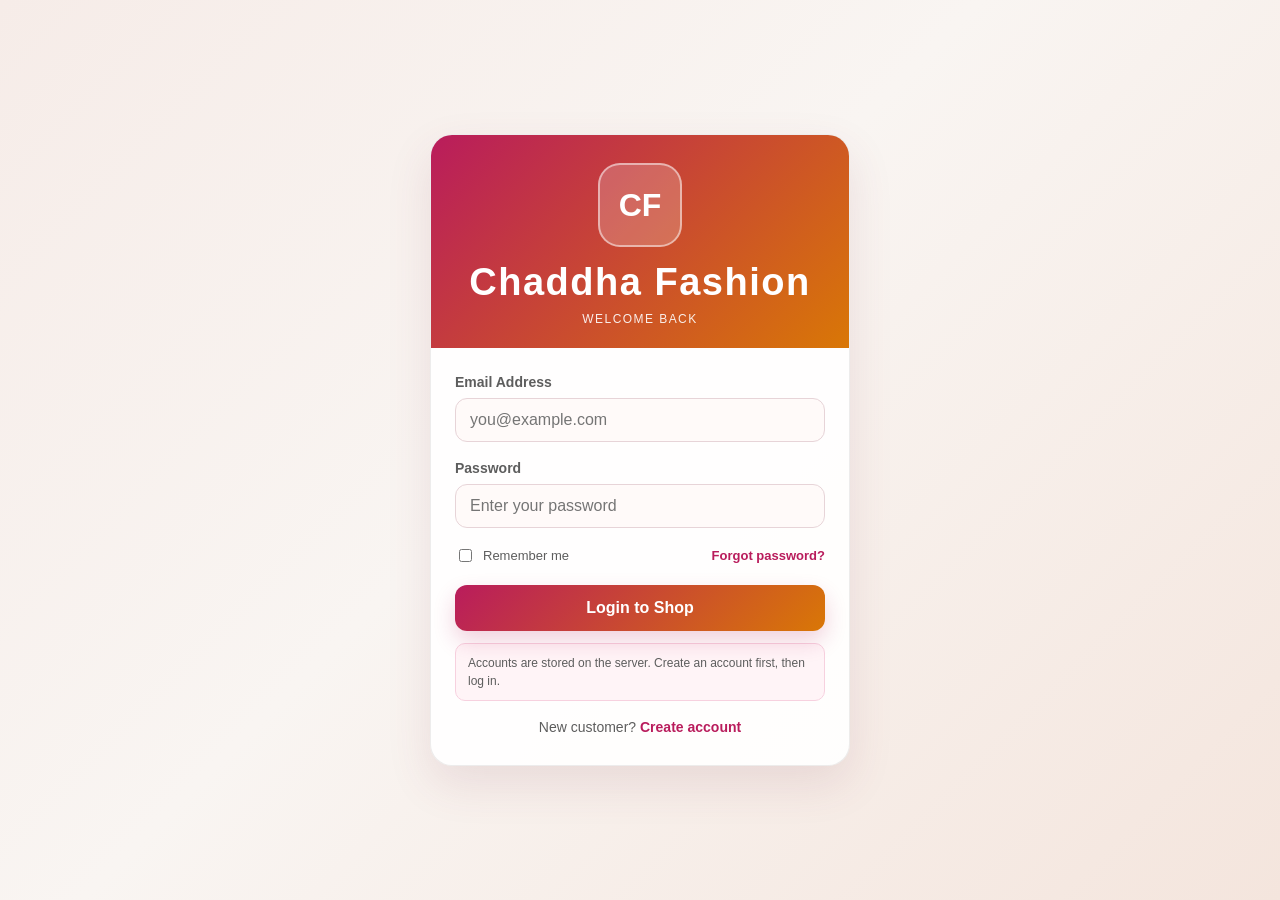
<file: checkout.html>
<!DOCTYPE html>
<html lang="en">
  <head>
    <meta charset="UTF-8" />
    <meta name="viewport" content="width=device-width, initial-scale=1.0" />
    <meta name="description" content="Complete your Chaddha Fashion order." />
    <title>Checkout - Chaddha Fashion</title>
    <link rel="icon" href="./chaddha-logo.svg" type="image/svg+xml" />
    <link rel="stylesheet" href="./shop.css" />
    <style>
      :root {
        --bg: #f7f1ee;
        --panel: #f1e8e4;
        --text: #1d1d1d;
        --muted: #4b4b4b;
        --accent: #b91c5c;
      }

      * {
        box-sizing: border-box;
      }

      body {
        margin: 0;
        background: #efefef;
        font-family: Arial, Helvetica, sans-serif;
        color: var(--text);
      }

      .page {
        width: min(1100px, 92%);
        margin: 40px auto;
      }

      .topbar {
        display: grid;
        grid-template-columns: 170px 1fr auto;
        align-items: center;
        gap: 16px;
        margin-bottom: 18px;
        min-height: 80px;
        background: var(--panel);
        border: 1px solid rgba(0, 0, 0, 0.08);
        padding: 12px;
        border-radius: 4px;
      }

      .logo-box {
        display: flex;
        align-items: center;
        justify-content: center;
        cursor: pointer;
      }

      .logo-box img {
        max-width: 100%;
        max-height: 60px;
        object-fit: contain;
      }

      .nav-box {
        display: flex;
        align-items: center;
        gap: 18px;
        font-weight: 600;
        color: var(--muted);
        text-transform: uppercase;
        font-size: 14px;
      }

      .nav-box a {
        color: var(--muted);
        text-decoration: none;
        cursor: pointer;
        transition: color 0.3s;
      }

      .nav-box a:hover {
        color: var(--accent);
      }

      .cart-icon {
        position: relative;
        font-size: 28px;
        cursor: pointer;
        text-decoration: none;
      }

      .cart-badge {
        position: absolute;
        top: -8px;
        right: -10px;
        background: var(--accent);
        color: white;
        border-radius: 999px;
        min-width: 22px;
        height: 22px;
        padding: 0 5px;
        display: flex;
        align-items: center;
        justify-content: center;
        font-size: 12px;
        font-weight: bold;
      }

      .title {
        font-size: 32px;
        font-weight: 700;
        margin: 20px 0;
      }

      .checkout-wrapper {
        display: grid;
        grid-template-columns: 2fr 1fr;
        gap: 20px;
        align-items: start;
      }

      .checkout-section {
        background: white;
        border: 1px solid rgba(0, 0, 0, 0.08);
        border-radius: 4px;
        padding: 24px;
        margin-bottom: 20px;
      }

      .section-title {
        font-size: 20px;
        font-weight: 700;
        margin: 0 0 16px;
        border-bottom: 2px solid var(--accent);
        padding-bottom: 12px;
      }

      .form-group {
        margin-bottom: 16px;
      }

      .form-group label {
        display: block;
        margin-bottom: 6px;
        font-weight: 600;
        font-size: 14px;
      }

      .form-group input,
      .form-group select,
      .form-group textarea {
        width: 100%;
        padding: 10px;
        border: 1px solid #ddd;
        border-radius: 4px;
        font-family: Arial, sans-serif;
        font-size: 14px;
      }

      .form-group input:focus,
      .form-group select:focus,
      .form-group textarea:focus {
        outline: none;
        border-color: var(--accent);
        box-shadow: 0 0 4px rgba(255, 77, 157, 0.2);
      }

      .form-row {
        display: grid;
        grid-template-columns: 1fr 1fr;
        gap: 12px;
      }

      .demo-note {
        margin: 0 0 18px;
        padding: 12px 14px;
        border-left: 4px solid var(--accent);
        background: var(--panel);
        color: var(--text);
        font-size: 13px;
        line-height: 1.6;
      }

      .order-summary {
        background: white;
        border: 1px solid rgba(0, 0, 0, 0.08);
        border-radius: 4px;
        padding: 20px;
        position: sticky;
        top: 20px;
      }

      .order-item {
        display: flex;
        gap: 12px;
        margin-bottom: 16px;
        padding-bottom: 16px;
        border-bottom: 1px solid #eee;
      }

      .order-item:last-of-type {
        border-bottom: none;
      }

      .order-item img {
        width: 70px;
        height: 84px;
        object-fit: cover;
        border-radius: 4px;
        background: var(--panel);
      }

      .item-info {
        flex: 1;
      }

      .item-info h5 {
        margin: 0 0 4px;
        font-size: 14px;
      }

      .item-info p {
        margin: 0;
        color: var(--muted);
        font-size: 12px;
        line-height: 1.5;
      }

      .item-price {
        font-weight: 600;
        color: var(--accent);
        white-space: nowrap;
      }

      .order-summary-row {
        display: flex;
        justify-content: space-between;
        gap: 12px;
        margin-bottom: 12px;
        font-size: 14px;
      }

      .order-summary-row.total {
        font-weight: 700;
        font-size: 18px;
        border-top: 2px solid #eee;
        padding-top: 12px;
      }

      .place-order-btn {
        width: 100%;
        background: var(--accent);
        color: white;
        border: none;
        padding: 14px;
        font-size: 16px;
        font-weight: 600;
        cursor: pointer;
        border-radius: 4px;
        margin-top: 20px;
        transition: background 0.3s;
      }

      .place-order-btn:hover:not(:disabled) {
        background: #ff2d7d;
      }

      .place-order-btn:disabled {
        background: #ccc;
        cursor: not-allowed;
      }

      .back-btn {
        background: var(--panel);
        color: var(--text);
        border: none;
        padding: 10px 20px;
        cursor: pointer;
        border-radius: 4px;
        font-weight: 600;
        margin-bottom: 16px;
        text-decoration: none;
        display: inline-block;
      }

      .back-btn:hover {
        background: var(--accent);
        color: white;
      }

      .logout-btn {
        background: var(--accent);
        color: white;
        border: none;
        border-radius: 8px;
        padding: 10px 14px;
        font-weight: 700;
        cursor: pointer;
      }

      .user-actions {
        display: flex;
        align-items: center;
        gap: 14px;
        padding-right: 8px;
      }

      @media (max-width: 960px) {
        .checkout-wrapper {
          grid-template-columns: 1fr;
        }

        .order-summary {
          position: static;
        }
      }

      @media (max-width: 760px) {
        .topbar {
          grid-template-columns: 1fr auto;
        }

        .nav-box {
          grid-column: 1 / -1;
          grid-row: 2;
          overflow-x: auto;
        }

        .user-actions {
          grid-column: 2;
          grid-row: 1;
        }
      }
    </style>
  </head>
  <body>
    <div class="page">
      <header class="topbar">
        <div class="logo-box" onclick="location.href='index.html'">
          <img src="./chaddha-logo.svg" alt="Chaddha Fashion logo" />
        </div>
        <nav class="nav-box" aria-label="Main navigation">
          <a href="index.html">Home</a>
          <a href="products.html?category=men">Men</a>
          <a href="products.html?category=women">Women</a>
          <a href="products.html?category=kids">Kids</a>
          <a href="orders.html">Orders</a>
          <a href="blog.html">Blog</a>
        </nav>
        <div class="user-actions">
          <a class="cart-icon" href="cart.html" aria-label="Shopping cart">
            🛒
            <span class="cart-badge" data-cart-count>0</span>
          </a>
          <button class="logout-btn" type="button" data-logout>Logout</button>
        </div>
      </header>

      <h1 class="title">Checkout</h1>

      <div class="checkout-wrapper">
        <div>
          <a class="back-btn" href="cart.html">← Back to Cart</a>

          <!-- Shipping Address -->
          <div class="checkout-section">
            <h2 class="section-title">Shipping Address</h2>
            <div class="form-group">
              <label for="fullName">Full Name *</label>
              <input type="text" id="fullName" placeholder="Enter your full name" autocomplete="name" required />
            </div>
            <div class="form-group">
              <label for="email">Email Address *</label>
              <input type="email" id="email" placeholder="Enter your email" autocomplete="email" required />
            </div>
            <div class="form-group">
              <label for="phone">Phone Number *</label>
              <input type="tel" id="phone" placeholder="10-digit mobile number" autocomplete="tel" required />
            </div>
            <div class="form-group">
              <label for="address">Street Address *</label>
              <input type="text" id="address" placeholder="Enter your street address" autocomplete="street-address" required />
            </div>
            <div class="form-row">
              <div class="form-group">
                <label for="city">City *</label>
                <input type="text" id="city" placeholder="City" autocomplete="address-level2" required />
              </div>
              <div class="form-group">
                <label for="state">State *</label>
                <input type="text" id="state" placeholder="State" autocomplete="address-level1" required />
              </div>
            </div>
            <div class="form-row">
              <div class="form-group">
                <label for="postal">Postal Code *</label>
                <input type="text" id="postal" placeholder="6-digit PIN code" autocomplete="postal-code" required />
              </div>
              <div class="form-group">
                <label for="country">Country *</label>
                <input type="text" id="country" placeholder="Country" value="India" autocomplete="country-name" required />
              </div>
            </div>
          </div>

          <!-- Payment Information -->
          <div class="checkout-section">
            <h2 class="section-title">Payment Information</h2>
            <p class="demo-note">
              <strong>Demo store — please do not enter a real card.</strong>
              Nothing is charged and no card details are sent anywhere. Any 13 to 19 digit
              number will do, for example 4111 1111 1111 1111.
            </p>
            <div class="form-group">
              <label for="cardName">Cardholder Name *</label>
              <input type="text" id="cardName" placeholder="Name on card" required />
            </div>
            <div class="form-group">
              <label for="cardNumber">Card Number *</label>
              <input type="text" id="cardNumber" placeholder="1234 5678 9012 3456" maxlength="23" inputmode="numeric" required />
            </div>
            <div class="form-row">
              <div class="form-group">
                <label for="expiry">Expiry Date *</label>
                <input type="text" id="expiry" placeholder="MM/YY" maxlength="5" inputmode="numeric" required />
              </div>
              <div class="form-group">
                <label for="cvv">CVV *</label>
                <input type="text" id="cvv" placeholder="123" maxlength="4" inputmode="numeric" required />
              </div>
            </div>
          </div>
        </div>

        <!-- Order Summary -->
        <div class="order-summary">
          <h2 class="section-title">Order Summary</h2>
          <div id="order-items"></div>

          <div class="order-summary-row">
            <span id="subtotal-label">Subtotal:</span>
            <span id="subtotal-price">₹0</span>
          </div>
          <div class="order-summary-row">
            <span>Shipping:</span>
            <span id="shipping-price">₹0</span>
          </div>
          <div class="order-summary-row">
            <span>Tax (10%):</span>
            <span id="tax-price">₹0</span>
          </div>
          <div class="order-summary-row total">
            <span>Total Amount:</span>
            <span id="total-price">₹0</span>
          </div>

          <button class="place-order-btn" type="button" id="place-order-btn">Place Order</button>
        </div>
      </div>
    </div>

    <script src="./shop-data.js"></script>
    <script src="./shop.js"></script>
    <script>
      Shop.initHeader();
      Shop.watchFieldsForRepair();

      // Pre-fill the name and email from the signed-in account, then keep
      // going: the summary below does not depend on the answer.
      Shop.requireLogin().then(user => {
        if (!user) return;
        const nameField = document.getElementById('fullName');
        const emailField = document.getElementById('email');
        if (nameField && !nameField.value) nameField.value = user.fullName || '';
        if (emailField && !emailField.value) emailField.value = user.email || '';
      });

      renderOrderItems();
      updateOrderSummary();

      document.getElementById('place-order-btn').addEventListener('click', placeOrder);

      // Card number formatting, purely so it is easier to read while typing.
      document.getElementById('cardNumber').addEventListener('input', event => {
        const digits = event.target.value.replace(/\D/g, '').slice(0, 19);
        event.target.value = digits.replace(/(.{4})/g, '$1 ').trim();
      });

      // MM/YY gets its slash inserted for you.
      document.getElementById('expiry').addEventListener('input', event => {
        const digits = event.target.value.replace(/\D/g, '').slice(0, 4);
        event.target.value = digits.length > 2 ? digits.slice(0, 2) + '/' + digits.slice(2) : digits;
      });

      function renderOrderItems() {
        const lines = Shop.cartLines();
        const container = document.getElementById('order-items');

        if (lines.length === 0) {
          container.innerHTML =
            '<p style="color: var(--muted); font-size: 14px;">Your cart is empty. ' +
            '<a href="products.html">Browse products</a> to get started.</p>';
          document.getElementById('place-order-btn').disabled = true;
          return;
        }

        container.innerHTML = lines
          .map(
            line =>
              '<div class="order-item">' +
              '<img src="' + line.image + '" alt="' + line.name + '" />' +
              '<div class="item-info">' +
              '<h5>' + line.name + '</h5>' +
              '<p>Size ' + line.size + '<br />Qty ' + line.quantity + ' × ' + Shop.money(line.price) + '</p>' +
              '</div>' +
              '<div class="item-price">' + Shop.money(line.lineTotal) + '</div>' +
              '</div>'
          )
          .join('');
      }

      function updateOrderSummary() {
        const totals = Shop.totals();
        document.getElementById('subtotal-label').textContent =
          'Subtotal (' + totals.count + ' item' + (totals.count === 1 ? '' : 's') + '):';
        document.getElementById('subtotal-price').textContent = Shop.money(totals.subtotal);
        document.getElementById('shipping-price').textContent = Shop.money(totals.shipping);
        document.getElementById('tax-price').textContent = Shop.money(totals.tax);
        document.getElementById('total-price').textContent = Shop.money(totals.total);
      }

      // Checks every field and marks all the problems at once, rather than
      // interrupting with one alert box at a time.
      function validateForm() {
        Shop.clearFieldErrors();

        const required = [
          ['fullName', 'Please enter your full name.'],
          ['email', 'Please enter your email address.'],
          ['phone', 'Please enter a phone number.'],
          ['address', 'Please enter your street address.'],
          ['city', 'Please enter your city.'],
          ['state', 'Please enter your state.'],
          ['postal', 'Please enter your postal code.'],
          ['country', 'Please enter your country.'],
          ['cardName', 'Please enter the name on the card.'],
          ['cardNumber', 'Please enter a card number.'],
          ['expiry', 'Please enter the expiry date.'],
          ['cvv', 'Please enter the CVV.']
        ];

        const problems = [];

        required.forEach(pair => {
          const field = document.getElementById(pair[0]);
          if (!field.value.trim()) {
            Shop.showFieldError(pair[0], pair[1]);
            problems.push(pair[0]);
          }
        });

        const email = document.getElementById('email').value.trim();
        if (email && !/^[^\s@]+@[^\s@]+\.[^\s@]{2,}$/.test(email)) {
          Shop.showFieldError('email', 'That email address does not look right.');
          problems.push('email');
        }

        const phone = document.getElementById('phone').value.replace(/\D/g, '');
        if (phone && (phone.length < 10 || phone.length > 12)) {
          Shop.showFieldError('phone', 'Please enter a phone number of 10 to 12 digits.');
          problems.push('phone');
        }

        const postal = document.getElementById('postal').value.replace(/\s/g, '');
        if (postal && !/^\d{5,6}$/.test(postal)) {
          Shop.showFieldError('postal', 'Postal codes are 5 or 6 digits.');
          problems.push('postal');
        }

        const cardNumber = document.getElementById('cardNumber').value.replace(/\D/g, '');
        if (cardNumber && (cardNumber.length < 13 || cardNumber.length > 19)) {
          Shop.showFieldError('cardNumber', 'A card number has 13 to 19 digits.');
          problems.push('cardNumber');
        }

        const expiry = document.getElementById('expiry').value.trim();
        if (expiry) {
          const match = /^(\d{2})\/(\d{2})$/.exec(expiry);
          if (!match) {
            Shop.showFieldError('expiry', 'Use the MM/YY format, for example 09/28.');
            problems.push('expiry');
          } else {
            const month = Number(match[1]);
            if (month < 1 || month > 12) {
              Shop.showFieldError('expiry', 'The month must be between 01 and 12.');
              problems.push('expiry');
            }
          }
        }

        const cvv = document.getElementById('cvv').value.trim();
        if (cvv && !/^\d{3,4}$/.test(cvv)) {
          Shop.showFieldError('cvv', 'The CVV is the 3 or 4 digit number on your card.');
          problems.push('cvv');
        }

        if (problems.length === 0) return true;

        // Take them to the first thing that needs fixing.
        const first = document.getElementById(problems[0]);
        first.scrollIntoView({ behavior: 'smooth', block: 'center' });
        first.focus({ preventScroll: true });
        Shop.toast(
          problems.length === 1
            ? 'One field needs your attention.'
            : problems.length + ' fields need your attention.',
          'error'
        );
        return false;
      }

      function placeOrder() {
        const lines = Shop.cartLines();
        if (lines.length === 0) {
          Shop.toast('Your cart is empty.', 'error');
          return;
        }

        if (!validateForm()) return;

        const totals = Shop.totals();
        const order = {
          orderId: 'ORD-' + Date.now(),
          placedAt: new Date().toISOString(),
          status: 'Confirmed',
          // Sizes, quantities and the prices paid are frozen into the order,
          // so the order history stays true even if the catalogue changes.
          items: lines.map(line => ({
            id: line.id,
            name: line.name,
            image: line.image,
            size: line.size,
            quantity: line.quantity,
            price: line.price
          })),
          shipping: {
            name: document.getElementById('fullName').value.trim(),
            email: document.getElementById('email').value.trim(),
            phone: document.getElementById('phone').value.trim(),
            address: document.getElementById('address').value.trim(),
            city: document.getElementById('city').value.trim(),
            state: document.getElementById('state').value.trim(),
            postal: document.getElementById('postal').value.trim(),
            country: document.getElementById('country').value.trim()
          },
          pricing: {
            subtotal: totals.subtotal,
            shipping: totals.shipping,
            tax: totals.tax,
            total: totals.total
          }
        };

        Shop.saveOrder(order);
        Shop.clearCart();

        document.getElementById('place-order-btn').disabled = true;
        Shop.toast('Order ' + order.orderId + ' confirmed. Thank you!', 'success');

        // A short pause so the confirmation is actually readable.
        setTimeout(() => {
          window.location.href = 'orders.html';
        }, 1400);
      }
    </script>
  </body>
</html>
</file>
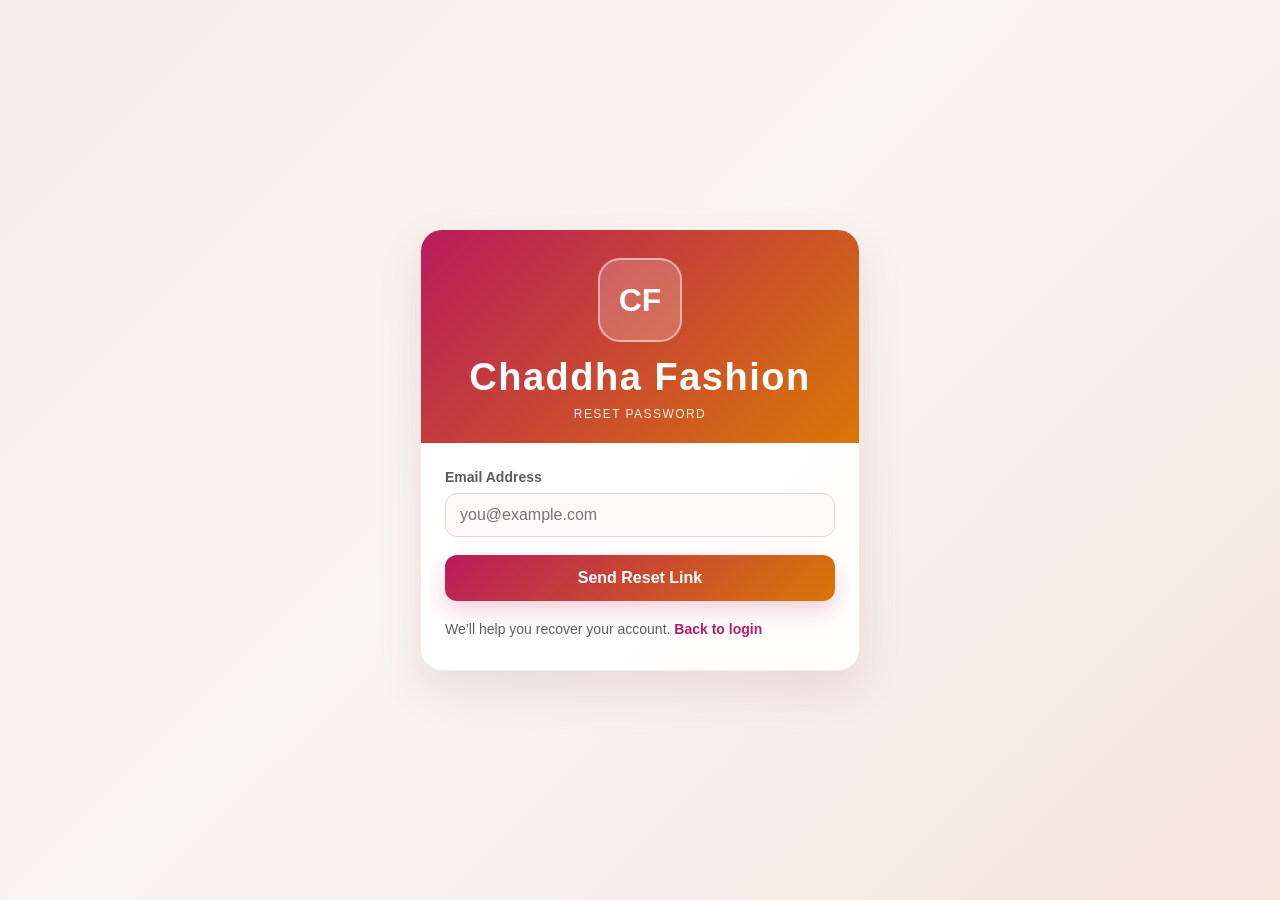
<file: forgot-password.html>
<!DOCTYPE html>
<html lang="en">
  <head>
    <meta charset="UTF-8" />
    <meta name="viewport" content="width=device-width, initial-scale=1.0" />
    <title>Forgot Password | Chaddha Fashion</title>
    <style>
      :root {
        --bg: #f7f1ee;
        --panel: #fffaf8;
        --text: #1d1d1d;
        --muted: #5d5d5d;
        --accent: #b91c5c;
        --accent-dark: #8f1544;
        --gold: #d97706;
        --border: rgba(27, 27, 27, 0.08);
      }

      * { box-sizing: border-box; }

      body {
        margin: 0;
        min-height: 100vh;
        font-family: Arial, Helvetica, sans-serif;
        background: linear-gradient(135deg, #f6ece8, #f9f5f2 45%, #f4e5dd);
        color: var(--text);
        display: flex;
        align-items: center;
        justify-content: center;
        padding: 24px;
      }

      .reset-shell {
        width: min(440px, 100%);
        background: rgba(255, 255, 255, 0.9);
        border: 1px solid var(--border);
        border-radius: 22px;
        box-shadow: 0 18px 45px rgba(134, 54, 82, 0.12);
        overflow: hidden;
      }

      .brand-bar {
        background: linear-gradient(135deg, var(--accent), var(--gold));
        padding: 28px 24px 22px;
        text-align: center;
        color: white;
      }

      .brand-mark {
        width: 84px;
        height: 84px;
        margin: 0 auto 14px;
        border-radius: 22px;
        background: rgba(255,255,255,0.2);
        display: flex;
        align-items: center;
        justify-content: center;
        font-size: 32px;
        font-weight: 700;
        border: 2px solid rgba(255,255,255,0.5);
      }

      .brand-bar h1 {
        margin: 0;
        font-size: clamp(28px, 4vw, 38px);
        letter-spacing: 0.04em;
      }

      .brand-bar p {
        margin: 8px 0 0;
        letter-spacing: 0.12em;
        text-transform: uppercase;
        font-size: 12px;
        opacity: 0.9;
      }

      .form-box {
        padding: 26px 24px 30px;
      }

      .field {
        margin-bottom: 18px;
      }

      .field label {
        display: block;
        margin-bottom: 8px;
        font-size: 14px;
        font-weight: 700;
        color: var(--muted);
      }

      .field input {
        width: 100%;
        padding: 12px 14px;
        border-radius: 12px;
        border: 1px solid #e7d4d8;
        background: #fffaf9;
        font-size: 16px;
        outline: none;
        transition: border-color 0.2s, box-shadow 0.2s;
      }

      .field input:focus {
        border-color: var(--accent);
        box-shadow: 0 0 0 4px rgba(185, 28, 92, 0.12);
      }

      .reset-btn {
        width: 100%;
        padding: 14px 16px;
        border: none;
        border-radius: 12px;
        background: linear-gradient(135deg, var(--accent), var(--gold));
        color: white;
        font-size: 16px;
        font-weight: 700;
        cursor: pointer;
        transition: transform 0.2s, box-shadow 0.2s;
        box-shadow: 0 10px 22px rgba(185, 28, 92, 0.2);
      }

      .reset-btn:hover {
        transform: translateY(-1px);
      }

      .note {
        margin-top: 18px;
        color: var(--muted);
        font-size: 14px;
        line-height: 1.5;
      }

      .note a {
        color: var(--accent);
        text-decoration: none;
        font-weight: 700;
      }
    </style>
  </head>
  <body>
    <div class="reset-shell">
      <div class="brand-bar">
        <div class="brand-mark">CF</div>
        <h1>Chaddha Fashion</h1>
        <p>Reset Password</p>
      </div>

      <div class="form-box">
        <form id="forgotPasswordForm">
          <div class="field">
            <label for="email">Email Address</label>
            <input type="email" id="email" placeholder="you@example.com" required />
          </div>

          <button type="submit" class="reset-btn">Send Reset Link</button>

          <div class="note">
            We’ll help you recover your account. <a href="login.html">Back to login</a>
          </div>
        </form>
      </div>
    </div>

    <script>
      const forgotPasswordForm = document.getElementById('forgotPasswordForm');

      forgotPasswordForm.addEventListener('submit', function (event) {
        event.preventDefault();

        const email = document.getElementById('email').value.trim();

        if (!email) {
          alert('Please enter your email address.');
          return;
        }

        const users = JSON.parse(localStorage.getItem('chaddha_users') || '[]');
        const userExists = users.some(user => user.email.toLowerCase() === email.toLowerCase());

        if (!userExists) {
          alert('No account found for this email. Please sign up first.');
          return;
        }

        localStorage.setItem('chaddha_reset_email', email);
        alert('Password reset instructions have been prepared for ' + email + '. Please check your email and return to login.');
        window.location.href = 'login.html';
      });
    </script>
  </body>
</html>
</file>
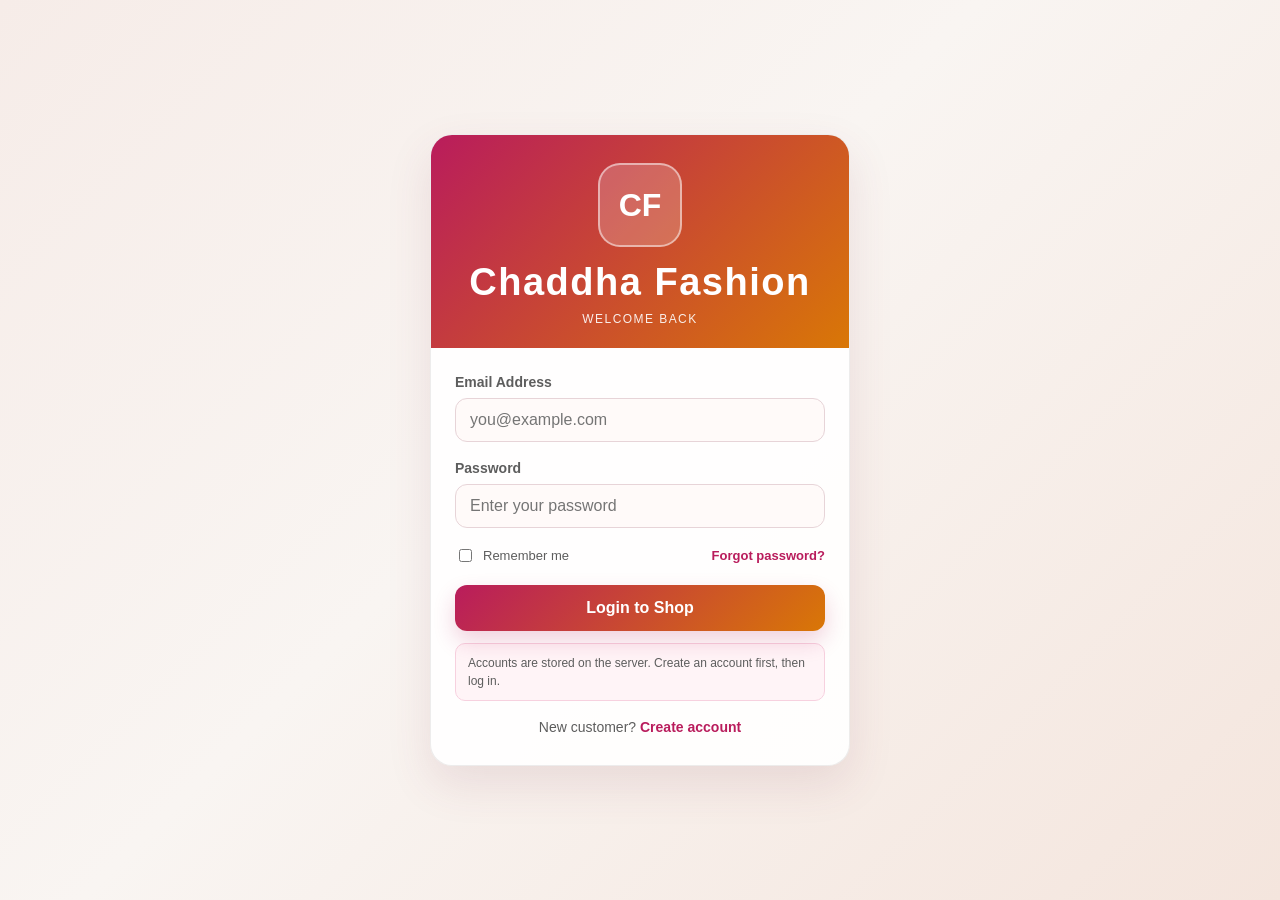
<file: login.html>
<!DOCTYPE html>
<html lang="en">
  <head>
    <meta charset="UTF-8" />
    <meta name="viewport" content="width=device-width, initial-scale=1.0" />
    <meta name="description" content="Sign in to your Chaddha Fashion account." />
    <title>Login | Chaddha Fashion</title>
    <link rel="icon" href="./chaddha-logo.svg" type="image/svg+xml" />
    <link rel="stylesheet" href="./shop.css" />
    <style>
      :root {
        --bg: #f7f1ee;
        --panel: #fffaf8;
        --text: #1d1d1d;
        --muted: #5d5d5d;
        --accent: #b91c5c;
        --accent-dark: #8f1544;
        --gold: #d97706;
        --border: rgba(27, 27, 27, 0.08);
      }

      * { box-sizing: border-box; }

      body {
        margin: 0;
        min-height: 100vh;
        font-family: Arial, Helvetica, sans-serif;
        background: linear-gradient(135deg, #f6ece8, #f9f5f2 45%, #f4e5dd);
        color: var(--text);
        display: flex;
        align-items: center;
        justify-content: center;
        padding: 24px;
      }

      .login-shell {
        width: min(420px, 100%);
        background: rgba(255, 255, 255, 0.9);
        border: 1px solid var(--border);
        border-radius: 22px;
        box-shadow: 0 18px 45px rgba(134, 54, 82, 0.12);
        overflow: hidden;
      }

      .brand-bar {
        background: linear-gradient(135deg, var(--accent), var(--gold));
        padding: 28px 24px 22px;
        text-align: center;
        color: white;
      }

      .brand-mark {
        width: 84px;
        height: 84px;
        margin: 0 auto 14px;
        border-radius: 22px;
        background: rgba(255,255,255,0.2);
        display: flex;
        align-items: center;
        justify-content: center;
        font-size: 32px;
        font-weight: 700;
        border: 2px solid rgba(255,255,255,0.5);
      }

      .brand-bar h1 {
        margin: 0;
        font-size: clamp(28px, 4vw, 38px);
        letter-spacing: 0.04em;
      }

      .brand-bar p {
        margin: 8px 0 0;
        letter-spacing: 0.12em;
        text-transform: uppercase;
        font-size: 12px;
        opacity: 0.9;
      }

      .form-box {
        padding: 26px 24px 30px;
      }

      .field {
        margin-bottom: 18px;
      }

      .field label {
        display: block;
        margin-bottom: 8px;
        font-size: 14px;
        font-weight: 700;
        color: var(--muted);
      }

      .field input {
        width: 100%;
        padding: 12px 14px;
        border-radius: 12px;
        border: 1px solid #e7d4d8;
        background: #fffaf9;
        font-size: 16px;
        outline: none;
        transition: border-color 2.2s, box-shadow 0.2s;
      }

      .field input:focus {
        border-color: var(--accent);
        box-shadow: 0 0 0 4px rgba(185, 28, 92, 0.12);
      }

      .row {
        display: flex;
        justify-content: space-between;
        align-items: center;
        margin: 10px 0 20px;
        font-size: 13px;
        color: var(--muted);
      }

      .row label {
        display: flex;
        align-items: center;
        gap: 8px;
        cursor: pointer;
      }

      .row a {
        color: var(--accent);
        text-decoration: none;
        font-weight: 600;
      }

      .login-btn {
        width: 100%;
        padding: 14px 16px;
        border: none;
        border-radius: 12px;
        background: linear-gradient(135deg, var(--accent), var(--gold));
        color: white;
        font-size: 16px;
        font-weight: 700;
        cursor: pointer;
        transition: transform 0.2s, box-shadow 0.2s;
        box-shadow: 0 10px 22px rgba(185, 28, 92, 0.2);
      }

      .login-btn:hover {
        transform: translateY(-1px);
      }

      .signup-note {
        margin-top: 18px;
        text-align: center;
        color: var(--muted);
        font-size: 14px;
      }

      .signup-note a {
        color: var(--accent);
        font-weight: 700;
        text-decoration: none;
      }

      .demo {
        margin-top: 12px;
        padding: 10px 12px;
        border-radius: 10px;
        background: #fff4f7;
        border: 1px solid #f7d1df;
        color: var(--muted);
        font-size: 12px;
        line-height: 1.5;
      }
    </style>
  </head>
  <body>
    <div class="login-shell">
      <div class="brand-bar">
        <div class="brand-mark">CF</div>
        <h1>Chaddha Fashion</h1>
        <p>Welcome Back</p>
      </div>

      <div class="form-box">
        <form id="loginForm">
          <div class="field">
            <label for="email">Email Address</label>
            <input type="email" id="email" placeholder="you@example.com" required />
          </div>

          <div class="field">
            <label for="password">Password</label>
            <input type="password" id="password" placeholder="Enter your password" required />
          </div>

          <div class="row">
            <label><input type="checkbox" /> Remember me</label>
            <a href="forgot-password.html">Forgot password?</a>
          </div>

          <button type="submit" class="login-btn">Login to Shop</button>

          <div class="demo">
            Accounts are stored on the server. Create an account first, then log in.
          </div>

          <div class="signup-note">
            New customer? <a href="signup.html">Create account</a>
          </div>
        </form>
      </div>
    </div>

    <script src="./shop-data.js"></script>
    <script src="./shop.js"></script>
    <script>
      const loginForm = document.getElementById('loginForm');
      const loginButton = loginForm.querySelector('.login-btn');

      Shop.watchFieldsForRepair(loginForm);

      // If something bounced us here, go back there after a good login.
      function destinationAfterLogin() {
        const next = new URLSearchParams(window.location.search).get('next');
        // Only same-site page names, so this cannot be pointed elsewhere.
        if (next && /^[\w.-]+\.html(\?[^#]*)?$/.test(next)) return next;
        return 'index.html';
      }

      loginForm.addEventListener('submit', async function (event) {
        event.preventDefault();
        Shop.clearFieldErrors(loginForm);

        const email = document.getElementById('email').value.trim();
        const password = document.getElementById('password').value;

        let problems = 0;
        if (!email) {
          Shop.showFieldError('email', 'Please enter your email address.');
          problems += 1;
        } else if (!/^[^\s@]+@[^\s@]+\.[^\s@]{2,}$/.test(email)) {
          Shop.showFieldError('email', 'That email address does not look right.');
          problems += 1;
        }
        if (!password) {
          Shop.showFieldError('password', 'Please enter your password.');
          problems += 1;
        }
        if (problems > 0) return;

        loginButton.disabled = true;
        loginButton.textContent = 'Signing you in…';

        try {
          // Send the details to our Node server and wait for its answer.
          const response = await fetch('/api/login', {
            method: 'POST',
            headers: { 'Content-Type': 'application/json' },
            body: JSON.stringify({ email, password })
          });

          const data = await response.json();

          if (!response.ok) {
            // The server deliberately does not say which half was wrong,
            // so the message goes under the password field.
            Shop.showFieldError('password', data.error || 'Login failed. Please try again.');
            Shop.toast(data.error || 'Login failed.', 'error');
            return;
          }

          // The server gave us a token that proves we are logged in.
          localStorage.setItem('chaddha_token', data.token);

          Shop.toast('Welcome back, ' + (data.fullName || 'friend') + '!', 'success');
          setTimeout(() => {
            window.location.href = destinationAfterLogin();
          }, 700);
        } catch (error) {
          Shop.toast('Could not reach the server. Is it running on port 3000?', 'error');
        } finally {
          loginButton.disabled = false;
          loginButton.textContent = 'Login to Shop';
        }
      });
    </script>
  </body>
</html>
</file>
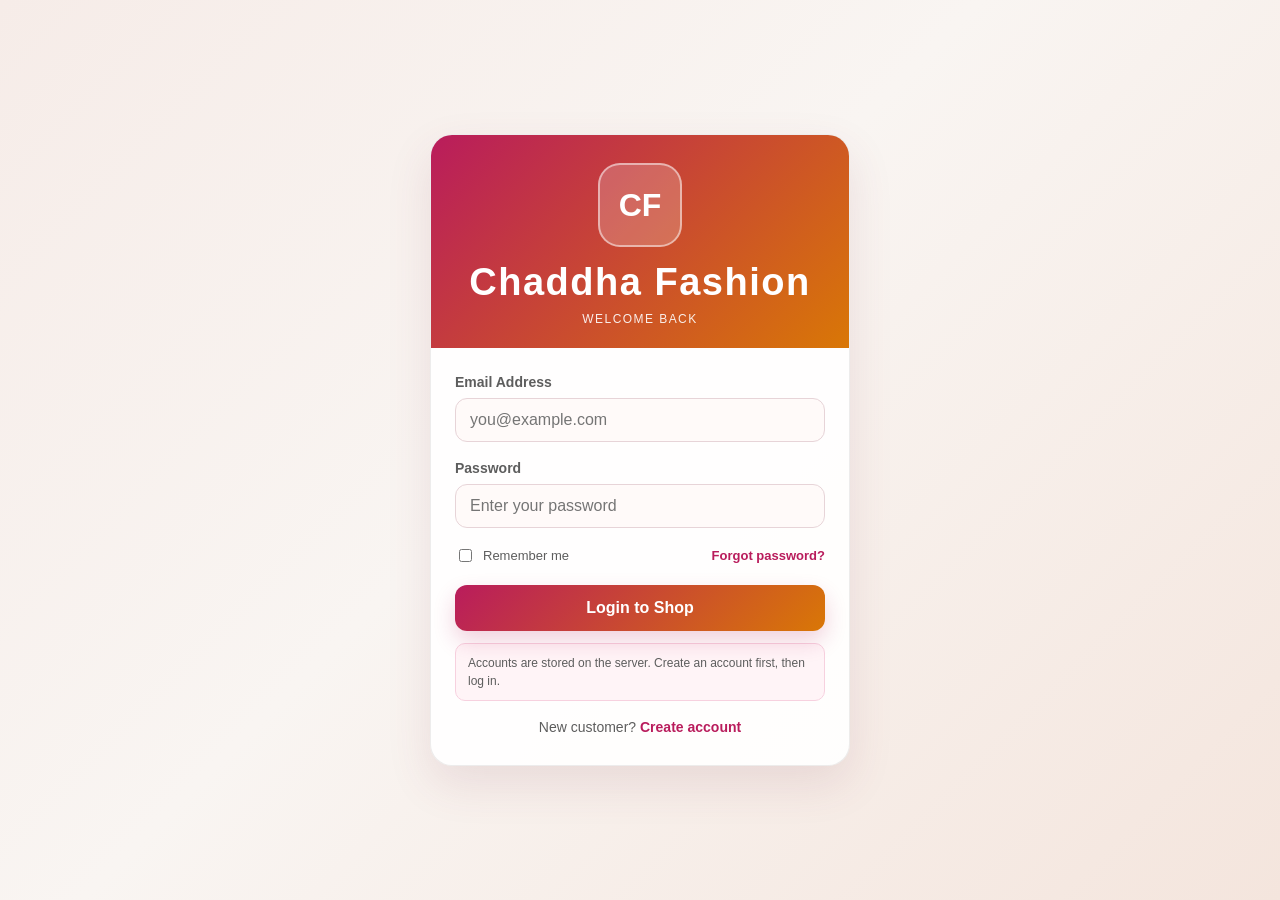
<file: orders.html>
<!DOCTYPE html>
<html lang="en">
  <head>
    <meta charset="UTF-8" />
    <meta name="viewport" content="width=device-width, initial-scale=1.0" />
    <meta name="description" content="Your past orders at Chaddha Fashion." />
    <title>My Orders | Chaddha Fashion</title>
    <link rel="icon" href="./chaddha-logo.svg" type="image/svg+xml" />
    <link rel="stylesheet" href="./shop.css" />
  </head>
  <body class="shop-body">
    <div class="shop-shell">
      <header class="shop-header">
        <a class="shop-header-logo" href="index.html">
          <img src="./chaddha-logo.svg" alt="Chaddha Fashion logo" />
        </a>
        <nav class="shop-nav" aria-label="Main navigation">
          <a href="index.html">Home</a>
          <a href="products.html?category=men">Men</a>
          <a href="products.html?category=women">Women</a>
          <a href="products.html?category=kids">Kids</a>
          <a class="is-active" href="orders.html" aria-current="page">Orders</a>
          <a href="blog.html">Blog</a>
        </nav>
        <form class="site-search" data-search-form role="search">
          <input type="search" name="q" placeholder="Search for shirts, kurtas…" aria-label="Search products" />
          <button type="submit">Search</button>
        </form>
        <div class="shop-header-actions">
          <a class="shop-cart-link" href="cart.html" aria-label="Shopping cart">
            🛒
            <span class="shop-cart-badge" data-cart-count>0</span>
          </a>
          <button class="shop-logout" type="button" data-logout>Logout</button>
        </div>
      </header>

      <main>
        <nav class="shop-crumbs" aria-label="Breadcrumb">
          <a href="index.html">Home</a><span>/</span>My Orders
        </nav>
        <h1 class="shop-title">My Orders</h1>
        <p class="shop-subtitle" id="orders-intro">Every order you have placed, newest first.</p>
        <div id="orders-root"></div>
      </main>

      <footer class="shop-footer">© 2026 Chaddha Fashion. Style, made personal.</footer>
    </div>

    <script src="./shop-data.js"></script>
    <script src="./shop.js"></script>
    <script>
      Shop.requireLogin();
      Shop.initHeader();

      renderOrders();

      function renderOrders() {
        const orders = Shop.getOrders();
        const root = document.getElementById('orders-root');
        const intro = document.getElementById('orders-intro');

        if (orders.length === 0) {
          intro.textContent = '';
          root.innerHTML =
            '<div class="shop-empty">' +
            '<h2>No orders yet</h2>' +
            '<p>Once you place an order it will show up here with everything you bought.</p>' +
            '<a class="shop-btn" href="products.html">Start shopping</a>' +
            '</div>';
          return;
        }

        intro.textContent =
          orders.length === 1 ? '1 order placed so far.' : orders.length + ' orders placed so far.';

        root.innerHTML = orders.map(renderOrder).join('');

        document.querySelectorAll('[data-reorder]').forEach(button => {
          button.addEventListener('click', () => reorder(button.dataset.reorder));
        });
      }

      function renderOrder(order) {
        const items = Array.isArray(order.items) ? order.items : [];
        const pricing = order.pricing || {};
        const shipping = order.shipping || {};

        const itemCount = items.reduce((sum, item) => sum + (Number(item.quantity) || 1), 0);

        const lines = items
          .map(item => {
            const qty = Number(item.quantity) || 1;
            const lineTotal = (Number(item.price) || 0) * qty;
            const sizeNote = item.size ? 'Size ' + item.size + ' · ' : '';
            return (
              '<div class="od-line">' +
              '<img src="' + item.image + '" alt="' + item.name + '" />' +
              '<div>' +
              '<h4 class="od-line-name">' + item.name + '</h4>' +
              '<p class="od-line-meta">' + sizeNote + 'Qty ' + qty + ' · ' + Shop.money(item.price) + ' each</p>' +
              '</div>' +
              '<div class="od-line-total">' + Shop.money(lineTotal) + '</div>' +
              '</div>'
            );
          })
          .join('');

        const addressParts = [
          shipping.name,
          shipping.address,
          [shipping.city, shipping.state, shipping.postal].filter(Boolean).join(', '),
          shipping.country,
          shipping.phone
        ].filter(Boolean);

        return (
          '<article class="od-order">' +
          '<div class="od-head">' +
          '<div class="od-head-facts">' +
          '<div><p class="od-fact-label">Order</p><p class="od-fact-value">' + order.orderId + '</p></div>' +
          '<div><p class="od-fact-label">Placed on</p><p class="od-fact-value">' + Shop.formatOrderDate(order.placedAt) + '</p></div>' +
          '<div><p class="od-fact-label">Items</p><p class="od-fact-value">' + itemCount + '</p></div>' +
          '<div><p class="od-fact-label">Total</p><p class="od-fact-value">' + Shop.money(pricing.total) + '</p></div>' +
          '</div>' +
          '<span class="od-status">' + (order.status || 'Confirmed') + '</span>' +
          '</div>' +
          '<div class="od-lines">' + lines + '</div>' +
          '<div class="od-foot">' +
          '<div class="od-address">' +
          '<h4>Delivering to</h4>' +
          '<p>' + addressParts.join('<br />') + '</p>' +
          '</div>' +
          '<div class="od-money">' +
          '<div class="od-money-row"><span>Subtotal</span><span>' + Shop.money(pricing.subtotal) + '</span></div>' +
          '<div class="od-money-row"><span>Shipping</span><span>' + Shop.money(pricing.shipping) + '</span></div>' +
          '<div class="od-money-row"><span>Tax</span><span>' + Shop.money(pricing.tax) + '</span></div>' +
          '<div class="od-money-row is-total"><span>Total</span><span>' + Shop.money(pricing.total) + '</span></div>' +
          '<button type="button" class="shop-btn shop-btn-ghost od-reorder" data-reorder="' + order.orderId + '">Buy these again</button>' +
          '</div>' +
          '</div>' +
          '</article>'
        );
      }

      // Puts everything from a past order back into the cart, skipping
      // anything that is no longer in the catalogue.
      function reorder(orderId) {
        const order = Shop.getOrders().find(entry => entry.orderId === orderId);
        if (!order) {
          Shop.toast('That order could not be found.', 'error');
          return;
        }

        let added = 0;
        let skipped = 0;
        (order.items || []).forEach(item => {
          const result = Shop.addToCart(item.id, item.size, item.quantity);
          if (result.ok) added += 1;
          else skipped += 1;
        });

        if (added === 0) {
          Shop.toast('None of those items are available right now.', 'error');
          return;
        }

        Shop.toast(
          added + ' item' + (added === 1 ? '' : 's') + ' back in your cart' +
            (skipped > 0 ? ' (' + skipped + ' unavailable)' : '') + '.',
          'success'
        );
      }
    </script>
  </body>
</html>
</file>
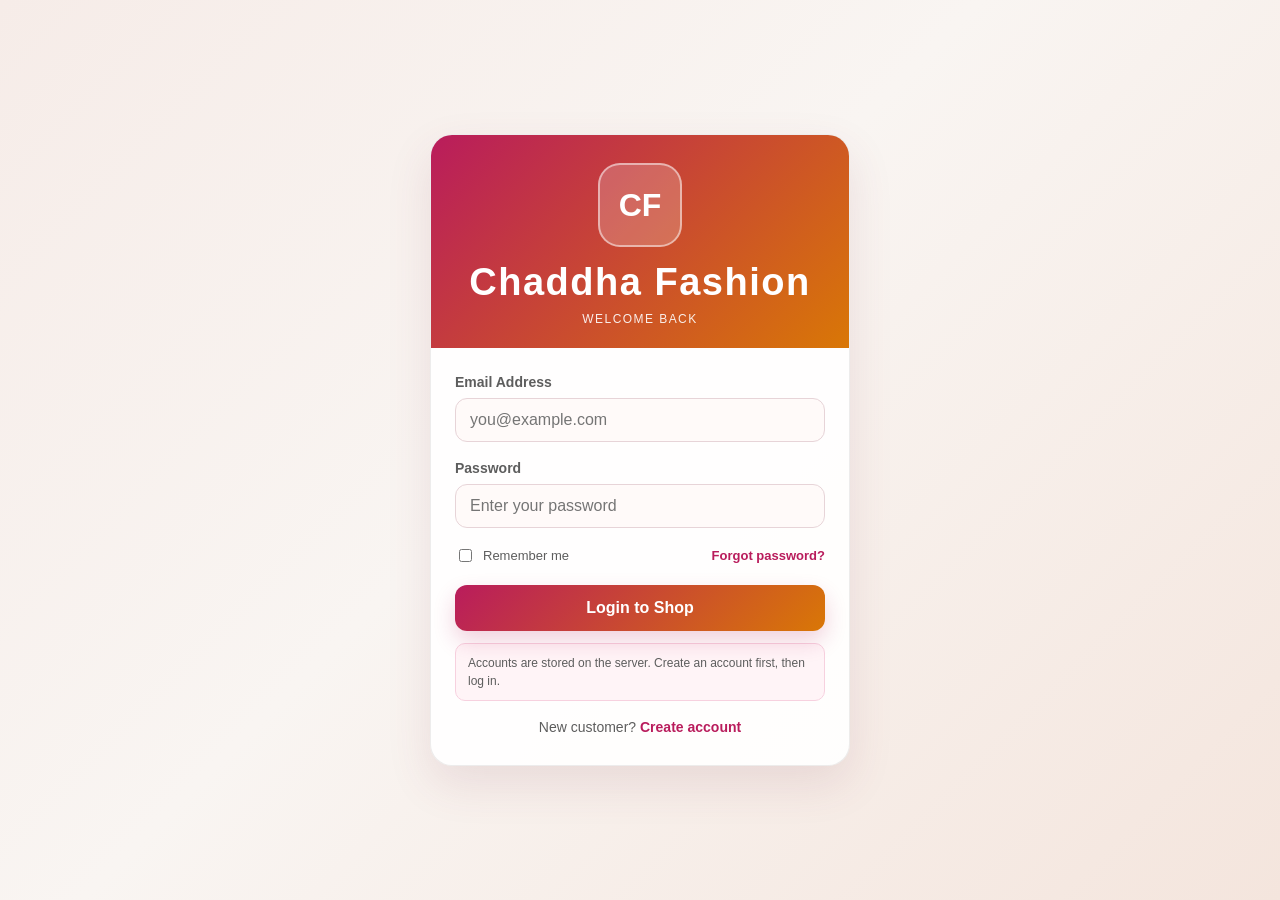
<file: product.html>
<!DOCTYPE html>
<html lang="en">
  <head>
    <meta charset="UTF-8" />
    <meta name="viewport" content="width=device-width, initial-scale=1.0" />
    <meta name="description" content="Product details, sizes and prices at Chaddha Fashion." />
    <title>Product | Chaddha Fashion</title>
    <link rel="icon" href="./chaddha-logo.svg" type="image/svg+xml" />
    <link rel="stylesheet" href="./shop.css" />
  </head>
  <body class="shop-body">
    <div class="shop-shell">
      <header class="shop-header">
        <a class="shop-header-logo" href="index.html">
          <img src="./chaddha-logo.svg" alt="Chaddha Fashion logo" />
        </a>
        <nav class="shop-nav" aria-label="Main navigation">
          <a href="index.html">Home</a>
          <a href="products.html?category=men">Men</a>
          <a href="products.html?category=women">Women</a>
          <a href="products.html?category=kids">Kids</a>
          <a href="orders.html">Orders</a>
          <a href="blog.html">Blog</a>
        </nav>
        <form class="site-search" data-search-form role="search">
          <input type="search" name="q" placeholder="Search for shirts, kurtas…" aria-label="Search products" />
          <button type="submit">Search</button>
        </form>
        <div class="shop-header-actions">
          <a class="shop-cart-link" href="cart.html" aria-label="Shopping cart">
            🛒
            <span class="shop-cart-badge" data-cart-count>0</span>
          </a>
          <button class="shop-logout" type="button" data-logout>Logout</button>
        </div>
      </header>

      <main id="product-root">
        <p class="shop-subtitle">Loading product…</p>
      </main>

      <section id="related-section" hidden>
        <h2 class="shop-section-title">You may also like</h2>
        <div class="shop-card-grid" id="related-grid"></div>
      </section>

      <footer class="shop-footer">© 2026 Chaddha Fashion. Style, made personal.</footer>
    </div>

    <script src="./shop-data.js"></script>
    <script src="./shop.js"></script>
    <script>
      Shop.requireLogin();
      Shop.initHeader();

      const productId = new URLSearchParams(window.location.search).get('id');
      const product = Shop.findProduct(productId);
      const root = document.getElementById('product-root');

      // Chosen size and quantity live here until "Add to Cart" is pressed.
      let chosenSize = null;
      let quantity = 1;

      if (!product) {
        root.innerHTML =
          '<div class="shop-empty">' +
          '<h2>We could not find that product</h2>' +
          '<p>It may have sold out or the link might be out of date.</p>' +
          '<a class="shop-btn" href="products.html">Browse all products</a>' +
          '</div>';
      } else {
        document.title = product.name + ' | Chaddha Fashion';
        renderProduct();
        renderRelated();
      }

      // The catalogue has one photo per product, so the gallery borrows the
      // other photos from the same collection to give a sense of the range.
      function galleryImages() {
        const siblings = PRODUCTS.filter(
          item => item.subcategory === product.subcategory && item.id !== product.id
        ).map(item => item.image);
        return [product.image].concat(siblings.slice(0, 3));
      }

      function renderProduct() {
        const images = galleryImages();
        const sizeOptions = product.sizes
          .map(
            size =>
              '<label class="size-option">' +
              '<input type="radio" name="size" value="' + size + '" />' +
              '<span>' + size + '</span>' +
              '</label>'
          )
          .join('');

        const thumbs = images
          .map(
            (src, index) =>
              '<button type="button" class="pd-thumb' + (index === 0 ? ' is-active' : '') + '" ' +
              'data-image="' + src + '" aria-label="View image ' + (index + 1) + '">' +
              '<img src="' + src + '" alt="" />' +
              '</button>'
          )
          .join('');

        const detailItems = product.details.map(item => '<li>' + item + '</li>').join('');
        const sizeHint = product.sizes.length === 1 ? 'One size' : 'Select a size';

        root.innerHTML =
          '<nav class="shop-crumbs" aria-label="Breadcrumb">' +
          '<a href="index.html">Home</a><span>/</span>' +
          '<a href="products.html?category=' + product.category + '">' + Shop.categoryLabel(product.category) + '</a><span>/</span>' +
          '<a href="products.html?subcategory=' + encodeURIComponent(product.subcategory) + '">' + product.subcategory + '</a>' +
          '</nav>' +
          '<div class="pd-layout">' +
          '<div>' +
          '<div class="pd-gallery-main"><img id="pd-main-image" src="' + images[0] + '" alt="' + product.name + '" /></div>' +
          (images.length > 1 ? '<div class="pd-thumbs">' + thumbs + '</div>' : '') +
          '</div>' +
          '<div>' +
          '<p class="pd-eyebrow">' + Shop.categoryLabel(product.category) + ' · ' + product.subcategory + '</p>' +
          '<h1 class="pd-name">' + product.name + '</h1>' +
          '<p class="pd-rating"><span class="shop-stars">' + Shop.stars(product.rating) + '</span> ' +
          product.rating.toFixed(1) + ' · ' + product.reviews + ' reviews</p>' +
          '<p class="pd-price">' + Shop.money(product.price) + '</p>' +
          '<p class="pd-price-note">Inclusive of all taxes. Shipping calculated at checkout.</p>' +
          '<p class="pd-description">' + product.description + '</p>' +
          '<div id="pd-in-cart"></div>' +
          '<div class="pd-block">' +
          '<div class="pd-block-head">' +
          '<span class="pd-label">' + sizeHint + '</span>' +
          '<span class="pd-size-guide">' + (product.category === 'kids' ? 'Ages shown in years' : 'Fits true to size') + '</span>' +
          '</div>' +
          '<div class="size-picker" id="size-picker">' + sizeOptions + '</div>' +
          '<div id="size-error"></div>' +
          '</div>' +
          '<div class="pd-block">' +
          '<div class="pd-block-head"><span class="pd-label">Quantity</span></div>' +
          '<div class="qty-stepper">' +
          '<button type="button" id="qty-down" aria-label="Reduce quantity">−</button>' +
          '<span class="qty-value" id="qty-value" aria-live="polite">1</span>' +
          '<button type="button" id="qty-up" aria-label="Increase quantity">+</button>' +
          '</div>' +
          '</div>' +
          '<div class="pd-actions">' +
          '<button type="button" class="pd-add-btn" id="add-btn">Add to Cart</button>' +
          '<a class="pd-cart-btn" href="cart.html">Go to Cart</a>' +
          '</div>' +
          '<div class="pd-details">' +
          '<h3>Product details</h3>' +
          '<ul>' + detailItems + '</ul>' +
          '</div>' +
          '</div>' +
          '</div>';

        wireUp();
        // A single-size product needs no choosing, so pick it for them.
        if (product.sizes.length === 1) {
          chosenSize = product.sizes[0];
          const only = document.querySelector('.size-option input');
          if (only) only.checked = true;
        }
        showWhatIsAlreadyInTheCart();
      }

      function wireUp() {
        document.querySelectorAll('.pd-thumb').forEach(thumb => {
          thumb.addEventListener('click', () => {
            document.getElementById('pd-main-image').src = thumb.dataset.image;
            document.querySelectorAll('.pd-thumb').forEach(other => other.classList.remove('is-active'));
            thumb.classList.add('is-active');
          });
        });

        document.querySelectorAll('.size-option input').forEach(input => {
          input.addEventListener('change', () => {
            chosenSize = input.value;
            document.getElementById('size-error').innerHTML = '';
            showWhatIsAlreadyInTheCart();
          });
        });

        document.getElementById('qty-up').addEventListener('click', () => setQuantity(quantity + 1));
        document.getElementById('qty-down').addEventListener('click', () => setQuantity(quantity - 1));
        document.getElementById('add-btn').addEventListener('click', addChosenToCart);

        setQuantity(1);
      }

      function setQuantity(next) {
        quantity = Math.min(Shop.MAX_PER_LINE, Math.max(1, next));
        document.getElementById('qty-value').textContent = quantity;
        document.getElementById('qty-down').disabled = quantity <= 1;
        document.getElementById('qty-up').disabled = quantity >= Shop.MAX_PER_LINE;
      }

      // A quiet note if this exact product and size is already in the cart,
      // so nobody adds a third of the same thing by accident.
      function showWhatIsAlreadyInTheCart() {
        const slot = document.getElementById('pd-in-cart');
        if (!slot) return;

        const matching = Shop.cartLines().filter(line => line.id === product.id);
        if (matching.length === 0) {
          slot.innerHTML = '';
          return;
        }

        const summary = matching
          .map(line => line.quantity + ' × size ' + line.size)
          .join(', ');
        slot.innerHTML = '<p class="pd-in-cart">Already in your cart: ' + summary + '.</p>';
      }

      function addChosenToCart() {
        if (!chosenSize) {
          document.getElementById('size-error').innerHTML =
            '<p class="field-error">Please pick a size before adding to the cart.</p>';
          Shop.toast('Choose a size first.', 'error');
          return;
        }

        const result = Shop.addToCart(product.id, chosenSize, quantity);

        if (!result.ok && result.reason === 'limit') {
          Shop.toast('You already have ' + Shop.MAX_PER_LINE + ' of this size in your cart.', 'error');
          return;
        }
        if (!result.ok) {
          Shop.toast('Sorry, that could not be added.', 'error');
          return;
        }

        Shop.toast(
          quantity + ' × ' + product.name + ' (size ' + chosenSize + ') added to your cart.',
          'success'
        );
        showWhatIsAlreadyInTheCart();
      }

      function renderRelated() {
        // Same collection first; if that is thin, fall back to the category.
        let related = PRODUCTS.filter(
          item => item.subcategory === product.subcategory && item.id !== product.id
        );
        if (related.length < 4) {
          const extra = PRODUCTS.filter(
            item =>
              item.category === product.category &&
              item.id !== product.id &&
              !related.includes(item)
          );
          related = related.concat(extra);
        }
        related = related.slice(0, 4);

        if (related.length === 0) return;
        document.getElementById('related-grid').innerHTML = related.map(Shop.productCard).join('');
        document.getElementById('related-section').hidden = false;
      }
    </script>
  </body>
</html>
</file>
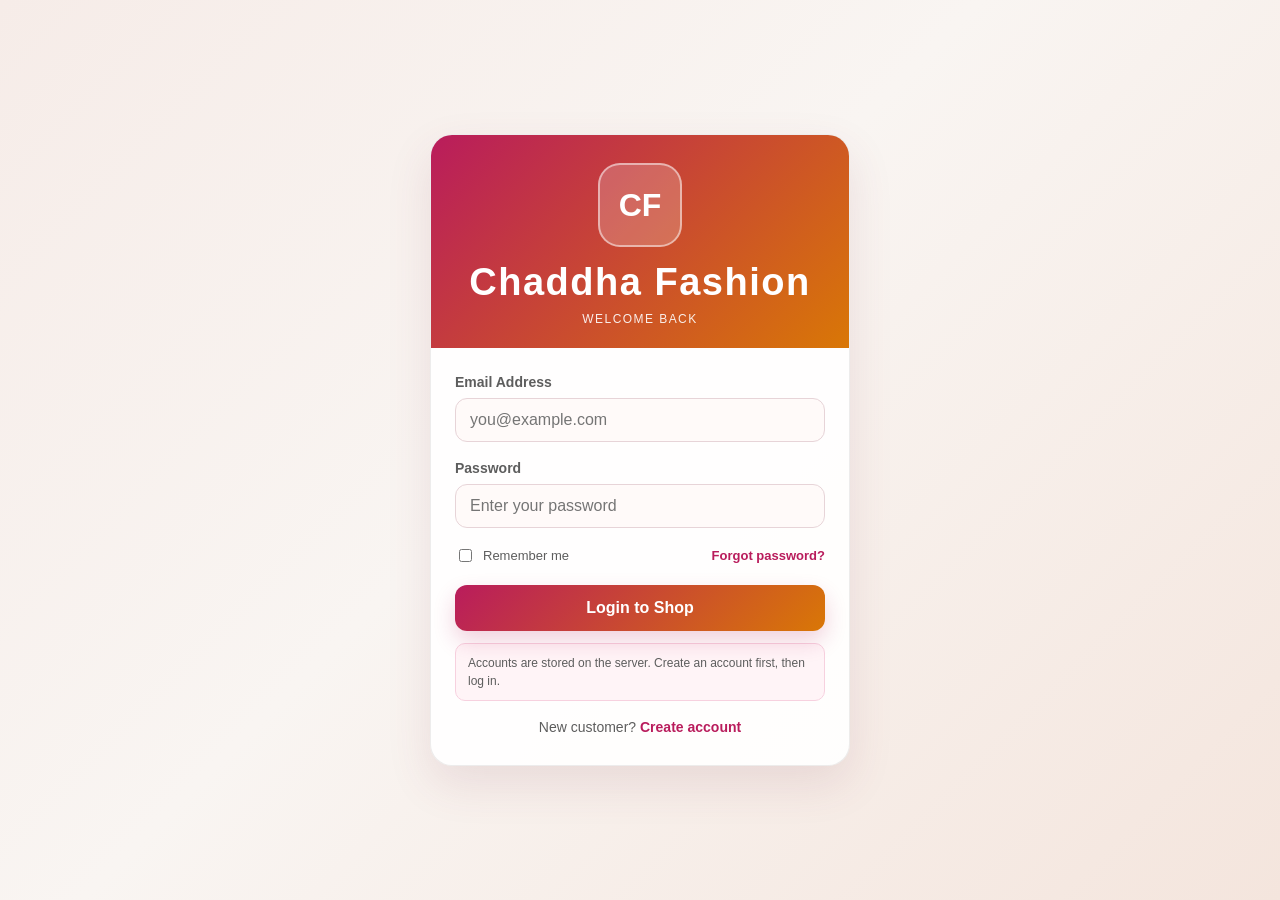
<file: products.html>
<!DOCTYPE html>
<html lang="en">
  <head>
    <meta charset="UTF-8" />
    <meta name="viewport" content="width=device-width, initial-scale=1.0" />
    <meta name="description" content="Browse, search and filter the full Chaddha Fashion collection." />
    <title>All Products - Chaddha Fashion</title>
    <link rel="icon" href="./chaddha-logo.svg" type="image/svg+xml" />
    <link rel="stylesheet" href="./shop.css" />
    <style>
      :root {
        --bg: #f7f1ee;
        --panel: #f1e8e4;
        --text: #1d1d1d;
        --muted: #4b4b4b;
        --accent: #b91c5c;
      }

      * {
        box-sizing: border-box;
      }

      body {
        margin: 0;
        background: #efefef;
        font-family: Arial, Helvetica, sans-serif;
        color: var(--text);
      }

      .page {
        width: min(1200px, 92%);
        margin: 40px auto;
      }

      .topbar {
        display: grid;
        grid-template-columns: 1.2fr 3.5fr 0.3fr;
        align-items: center;
        gap: 16px;
        margin-bottom: 18px;
        min-height: 80px;
        background: var(--panel);
        border: 1px solid rgba(0, 0, 0, 0.08);
        padding: 12px;
        border-radius: 4px;
      }

      .logo-box {
        display: flex;
        align-items: center;
        justify-content: center;
        cursor: pointer;
      }

      .logo-box img {
        max-width: 100%;
        max-height: 60px;
        object-fit: contain;
      }

      .nav-box {
        display: flex;
        gap: 28px;
        font-weight: 600;
        color: var(--muted);
        text-transform: uppercase;
        font-size: 14px;
      }

      .nav-box span {
        cursor: pointer;
        transition: color 0.3s;
      }

      .nav-box span:hover {
        color: var(--accent);
      }

      .cart-icon {
        font-size: 28px;
        cursor: pointer;
        position: relative;
      }

      .cart-badge {
        position: absolute;
        top: -8px;
        right: -8px;
        background: var(--accent);
        color: white;
        border-radius: 50%;
        width: 24px;
        height: 24px;
        display: flex;
        align-items: center;
        justify-content: center;
        font-size: 12px;
        font-weight: bold;
      }

      .title {
        font-size: 32px;
        font-weight: 700;
        margin: 20px 0;
      }

      .products-wrapper {
        display: grid;
        grid-template-columns: 200px 1fr;
        gap: 20px;
      }

      .sidebar {
        background: white;
        border: 1px solid rgba(0, 0, 0, 0.08);
        border-radius: 4px;
        padding: 16px;
        height: fit-content;
        position: sticky;
        top: 20px;
      }

      .sidebar h3 {
        margin: 0 0 12px;
        font-size: 16px;
        border-bottom: 2px solid var(--accent);
        padding-bottom: 8px;
      }

      .filter-group {
        margin-bottom: 16px;
      }

      .filter-group label {
        display: flex;
        align-items: center;
        gap: 8px;
        cursor: pointer;
        margin-bottom: 8px;
        font-size: 14px;
      }

      .filter-group input {
        cursor: pointer;
      }

      .clear-filters {
        background: var(--panel);
        border: none;
        padding: 8px 12px;
        cursor: pointer;
        border-radius: 4px;
        width: 100%;
        font-weight: 600;
      }

      .clear-filters:hover {
        background: var(--accent);
        color: white;
      }

      .products-section {
        background: white;
        border: 1px solid rgba(0, 0, 0, 0.08);
        border-radius: 4px;
        padding: 20px;
      }

      .products-grid {
        display: grid;
        grid-template-columns: repeat(auto-fill, minmax(200px, 1fr));
        gap: 18px;
      }

      .product-card {
        background: #f5f5f5;
        border: 1px solid rgba(0, 0, 0, 0.08);
        border-radius: 4px;
        overflow: hidden;
        transition: transform 0.3s, box-shadow 0.3s;
        cursor: pointer;
        position: relative;
      }

      .product-card:hover {
        transform: translateY(-6px);
        box-shadow: 0 6px 12px rgba(0, 0, 0, 0.15);
      }

      .product-image-wrapper {
        position: relative;
        width: 100%;
        height: 180px;
        overflow: hidden;
        background: #f5f5f5;
      }

      .product-image {
        width: 100%;
        height: 100%;
        object-fit: cover;
        display: block;
        transition: transform 0.3s;
      }

      .product-card:hover .product-image {
        transform: scale(1.08);
      }

      .add-to-cart-overlay {
        position: absolute;
        top: 0;
        left: 0;
        right: 0;
        bottom: 0;
        background: rgba(0, 0, 0, 0.6);
        display: flex;
        align-items: center;
        justify-content: center;
        opacity: 0;
        transition: opacity 0.3s;
      }

      .product-card:hover .add-to-cart-overlay {
        opacity: 1;
      }

      .add-cart-btn-overlay {
        background: var(--accent);
        color: white;
        border: none;
        padding: 12px 20px;
        border-radius: 4px;
        cursor: pointer;
        font-weight: 600;
        font-size: 14px;
        transition: background 0.3s, transform 0.2s;
      }

      .add-cart-btn-overlay:hover {
        background: #ff2d7d;
        transform: scale(1.05);
      }

      .product-info {
        padding: 12px;
      }

      .product-name {
        margin: 0 0 6px;
        font-size: 14px;
        font-weight: 600;
        height: 36px;
        overflow: hidden;
        display: -webkit-box;
        -webkit-line-clamp: 2;
        -webkit-box-orient: vertical;
      }

      .product-description {
        margin: 0 0 8px;
        font-size: 12px;
        color: var(--muted);
        height: 32px;
        overflow: hidden;
        display: -webkit-box;
        -webkit-line-clamp: 2;
        -webkit-box-orient: vertical;
      }

      .product-price {
        margin: 0 0 10px;
        font-size: 18px;
        font-weight: 700;
        color: var(--accent);
      }

      .product-category {
        margin: 0 0 10px;
        font-size: 12px;
        color: var(--muted);
        text-transform: uppercase;
        letter-spacing: 0.05em;
      }

      .add-cart-btn {
        width: 100%;
        background: var(--accent);
        color: white;
        border: none;
        padding: 8px;
        border-radius: 3px;
        cursor: pointer;
        font-weight: 600;
        font-size: 13px;
        transition: background 0.3s;
      }

      .add-cart-btn:hover {
        background: #ff2d7d;
      }

      .no-products {
        text-align: center;
        padding: 40px;
        color: var(--muted);
        font-size: 18px;
      }

      @media (max-width: 760px) {
        .products-wrapper {
          grid-template-columns: 1fr;
        }

        .sidebar {
          position: static;
        }

        .products-grid {
          grid-template-columns: repeat(2, 1fr);
        }
      }

      /* Editorial catalog layer */
      :root {
        --ink: #172321;
        --muted: #64716d;
        --paper: #f8f6f1;
        --cream: #eee8dc;
        --forest: #173f3a;
        --coral: #d56b4f;
        --line: rgba(23, 35, 33, 0.13);
      }

      body {
        background: var(--paper);
        color: var(--ink);
        font-family: "Trebuchet MS", "Segoe UI", sans-serif;
      }

      .page { width: min(1240px, calc(100% - 48px)); margin: 24px auto 48px; }
      .topbar { grid-template-columns: 190px 1fr auto; min-height: 76px; margin-bottom: 34px; padding: 10px 14px; background: rgba(255,255,255,0.72); border: 1px solid var(--line); border-radius: 18px; box-shadow: 0 12px 30px rgba(23,35,33,0.06); }
      .logo-box { justify-content: flex-start; padding: 8px; }
      .logo-box, .nav-box { min-height: 56px; background: transparent; border: 0; }
      .logo-box img { max-height: 56px; }
      .nav-box { justify-content: center; align-items: center; gap: 8px; padding: 8px; }
      .nav-box span { color: var(--ink); border-radius: 10px; padding: 10px 14px; }
      .nav-box span:hover { color: var(--coral); background: var(--cream); }
      .cart-icon { min-height: 56px; padding: 10px 14px; color: var(--forest); border-radius: 12px; }
      .cart-icon:hover { background: var(--cream); }
      .cart-badge { background: var(--coral); }
      .title { margin: 0 0 28px; color: var(--forest); font-family: Georgia, serif; font-size: clamp(42px, 6vw, 72px); font-weight: 400; letter-spacing: -0.02em; }
      .products-wrapper { grid-template-columns: 230px 1fr; gap: 28px; align-items: start; }
      .sidebar { top: 22px; padding: 22px; background: var(--forest); color: #fffaf2; border: 0; border-radius: 16px; box-shadow: 0 16px 30px rgba(23,35,33,0.12); }
      .sidebar h3 { color: #fffaf2; border-bottom-color: var(--coral); font-family: Georgia, serif; font-size: 22px; font-weight: 400; }
      .filter-group strong { color: #f1c9af; font-size: 12px; letter-spacing: 0.12em; text-transform: uppercase; }
      .filter-group label { color: #e6eeeb; }
      .filter-group input { accent-color: var(--coral); }
      .clear-filters { margin-top: 6px; background: #fffaf2; color: var(--forest); border-radius: 999px; padding: 11px 12px; }
      .clear-filters:hover { background: var(--coral); color: #fff; }
      .products-section { padding: 0; background: transparent; border: 0; }
      .products-grid { grid-template-columns: repeat(3, minmax(0, 1fr)); gap: 18px; }
      .product-card { background: #fff; border: 1px solid var(--line); border-radius: 14px; box-shadow: 0 8px 20px rgba(23,35,33,0.05); }
      .product-card:hover { transform: translateY(-5px); box-shadow: 0 18px 32px rgba(23,35,33,0.13); }
      .product-image-wrapper { height: 270px; background: var(--cream); }
      .product-image { object-fit: cover; }
      .add-to-cart-overlay { background: rgba(23,63,58,0.72); }
      .add-cart-btn-overlay { background: var(--coral); border-radius: 999px; }
      .add-cart-btn-overlay:hover { background: #bd533b; }
      .product-info { padding: 16px; }
      .product-category { color: var(--coral); font-size: 11px; font-weight: 700; letter-spacing: 0.12em; }
      .product-name { color: var(--ink); font-family: Georgia, serif; font-size: 19px; font-weight: 400; }
      .product-description { color: var(--muted); }
      .product-price { color: var(--forest); font-size: 20px; }
      .no-products { padding: 72px 30px; background: var(--cream); border-radius: 14px; }

      @media (max-width: 760px) {
        .page { width: min(100% - 28px, 620px); margin-top: 14px; }
        .topbar { grid-template-columns: 1fr auto; }
        .nav-box { grid-column: 1 / -1; grid-row: 2; justify-content: flex-start; overflow-x: auto; }
        .products-wrapper { grid-template-columns: 1fr; }
        .sidebar { position: static; }
        .products-grid { grid-template-columns: repeat(2, minmax(0, 1fr)); gap: 12px; }
        .product-image-wrapper { height: 210px; }
        .product-info { padding: 12px; }
        .product-name { font-size: 16px; }
      }

      /* --- Added with the search / sort / size shopping features --- */
      .topbar { grid-template-columns: 170px 1fr minmax(200px, 270px) auto; }
      .nav-box a {
        padding: 10px 13px;
        border-radius: 10px;
        color: var(--ink);
        font-size: 14px;
        font-weight: 600;
        letter-spacing: 0.04em;
        text-decoration: none;
        text-transform: uppercase;
        transition: background 0.2s, color 0.2s;
      }
      .nav-box a:hover,
      .nav-box a.is-active { background: var(--cream); color: var(--coral); }
      .user-actions { display: flex; align-items: center; gap: 12px; padding-right: 6px; }
      .cart-icon { text-decoration: none; }
      .logout-btn {
        padding: 11px 18px;
        border: 0;
        border-radius: 999px;
        background: var(--forest);
        color: #fffaf2;
        font-family: inherit;
        font-size: 13px;
        font-weight: 700;
        cursor: pointer;
        transition: background 0.25s;
      }
      .logout-btn:hover { background: var(--coral); }

      /* Each filter group gets a heading and a divider, so the sidebar
         reads as a list of questions rather than one long run of boxes. */
      .filter-group + .filter-group {
        margin-top: 16px;
        padding-top: 16px;
        border-top: 1px solid rgba(255, 250, 242, 0.18);
      }
      .filter-group strong {
        display: block;
        margin-bottom: 10px;
        color: #f1c9af;
        font-size: 12px;
        font-weight: 700;
        letter-spacing: 0.12em;
        text-transform: uppercase;
      }
      .filter-count { color: rgba(255, 250, 242, 0.55); font-size: 12px; font-weight: 400; }

      .search-summary {
        margin: 0 0 18px;
        padding: 14px 18px;
        border-left: 4px solid var(--coral);
        background: var(--cream);
        font-size: 15px;
      }
      .search-summary strong { color: var(--forest); }
      .search-summary a { color: var(--coral); }

      @media (max-width: 900px) {
        .topbar { grid-template-columns: 1fr auto; }
        .nav-box { grid-column: 1 / -1; grid-row: 3; justify-content: flex-start; overflow-x: auto; }
        .topbar .site-search { grid-column: 1 / -1; grid-row: 2; }
        .user-actions { grid-column: 2; grid-row: 1; }
      }
    </style>
  </head>
  <body>
    <div class="page">
      <header class="topbar">
        <div class="logo-box" onclick="location.href='index.html'">
          <img src="./chaddha-logo.svg" alt="Chaddha Fashion logo" />
        </div>
        <nav class="nav-box" aria-label="Main navigation">
          <a href="index.html">Home</a>
          <a href="products.html?category=men">Men</a>
          <a href="products.html?category=women">Women</a>
          <a href="products.html?category=kids">Kids</a>
          <a href="orders.html">Orders</a>
          <a href="blog.html">Blog</a>
        </nav>
        <form class="site-search" data-search-form role="search">
          <input type="search" name="q" placeholder="Search for shirts, kurtas…" aria-label="Search products" />
          <button type="submit">Search</button>
        </form>
        <div class="user-actions">
          <a class="cart-icon" href="cart.html" aria-label="Shopping cart">
            🛒
            <span class="cart-badge" data-cart-count>0</span>
          </a>
          <button class="logout-btn" type="button" data-logout>Logout</button>
        </div>
      </header>

      <h1 class="title" id="page-title">All Products</h1>
      <p class="search-summary" id="search-summary" hidden></p>

      <div class="products-wrapper">
        <!-- Sidebar Filters -->
        <aside class="sidebar">
          <h3>Filters</h3>

          <div class="filter-group">
            <strong>Category</strong>
            <div id="category-filters"></div>
          </div>

          <div class="filter-group">
            <strong>Collection</strong>
            <div id="subcategory-filters"></div>
          </div>

          <div class="filter-group">
            <strong>Price</strong>
            <div class="price-range">
              <input type="number" id="price-min" placeholder="Min" min="0" step="100" aria-label="Minimum price" />
              <span>to</span>
              <input type="number" id="price-max" placeholder="Max" min="0" step="100" aria-label="Maximum price" />
            </div>
          </div>

          <div class="filter-group">
            <strong>Highlights</strong>
            <label><input type="checkbox" data-filter="type" value="featured" /> Featured</label>
            <label><input type="checkbox" data-filter="type" value="new" /> New Arrivals</label>
            <label><input type="checkbox" data-filter="type" value="bestseller" /> Best Sellers</label>
            <label><input type="checkbox" data-filter="type" value="trending" /> Trending</label>
          </div>

          <button class="clear-filters" type="button" id="clear-filters">Clear Filters</button>
        </aside>

        <!-- Products Section -->
        <div class="products-section">
          <div class="sort-bar">
            <p class="sort-bar-count" id="result-count"></p>
            <div class="sort-bar-right">
              <label for="sort-select">Sort by</label>
              <select id="sort-select">
                <option value="featured">Recommended</option>
                <option value="price-asc">Price: low to high</option>
                <option value="price-desc">Price: high to low</option>
                <option value="name-asc">Name: A to Z</option>
                <option value="rating-desc">Customer rating</option>
                <option value="newest">New arrivals first</option>
              </select>
            </div>
          </div>

          <div class="active-chips" id="active-chips"></div>

          <div class="products-grid" id="products-grid">
            <!-- Products will be inserted here -->
          </div>
          <div id="no-products" class="no-products" style="display:none;">
            No products found matching your filters
          </div>
        </div>
      </div>
    </div>


    <script src="./shop-data.js"></script>
    <script src="./shop.js"></script>
    <script>
      Shop.requireLogin();
      Shop.initHeader();

      // Everything the shopper has asked for lives in one object, so the
      // URL, the sidebar and the chips above the grid can never disagree.
      const state = {
        query: '',
        categories: [],
        subcategories: [],
        types: [],
        minPrice: null,
        maxPrice: null,
        sort: 'featured'
      };

      buildSidebar();
      readStateFromUrl();
      wireControls();
      update();

      // ----------------------------------------------------------------
      // The sidebar is generated from the catalogue, so a new collection
      // in shop-data.js shows up here without touching this page.
      // ----------------------------------------------------------------
      function buildSidebar() {
        const categories = Object.keys(CATEGORY_LABELS);

        document.getElementById('category-filters').innerHTML = categories
          .map(category => {
            const count = PRODUCTS.filter(product => product.category === category).length;
            return (
              '<label><input type="checkbox" data-filter="category" value="' + category + '" /> ' +
              CATEGORY_LABELS[category] +
              ' <span class="filter-count">(' + count + ')</span></label>'
            );
          })
          .join('');

        document.getElementById('subcategory-filters').innerHTML = SUBCATEGORIES.map(entry => {
          const count = PRODUCTS.filter(product => product.subcategory === entry.value).length;
          return (
            '<label><input type="checkbox" data-filter="subcategory" value="' + entry.value + '" /> ' +
            entry.label +
            ' <span class="filter-count">(' + count + ')</span></label>'
          );
        }).join('');
      }

      // ----------------------------------------------------------------
      // The URL is the source of truth on arrival, so links from the home
      // page, the nav and the search box all land in the right place, and
      // any view can be bookmarked or shared.
      // ----------------------------------------------------------------
      function readStateFromUrl() {
        const params = new URLSearchParams(window.location.search);

        state.query = (params.get('q') || '').trim();
        state.categories = params.getAll('category').filter(value => CATEGORY_LABELS[value]);
        state.subcategories = params
          .getAll('subcategory')
          .filter(value => SUBCATEGORIES.some(entry => entry.value === value));
        state.types = params.getAll('type').filter(value =>
          ['featured', 'new', 'bestseller', 'trending'].includes(value)
        );

        const min = parseInt(params.get('min'), 10);
        const max = parseInt(params.get('max'), 10);
        state.minPrice = isNaN(min) ? null : min;
        state.maxPrice = isNaN(max) ? null : max;

        const sort = params.get('sort');
        if (sort) state.sort = sort;

        // Reflect all of that back into the controls.
        document.querySelectorAll('[data-filter]').forEach(box => {
          const bucket =
            box.dataset.filter === 'category'
              ? state.categories
              : box.dataset.filter === 'subcategory'
              ? state.subcategories
              : state.types;
          box.checked = bucket.includes(box.value);
        });

        if (state.minPrice !== null) document.getElementById('price-min').value = state.minPrice;
        if (state.maxPrice !== null) document.getElementById('price-max').value = state.maxPrice;
        document.getElementById('sort-select').value = state.sort;
      }

      // Keeps the address bar in step without adding history entries.
      function writeStateToUrl() {
        const params = new URLSearchParams();
        if (state.query) params.set('q', state.query);
        state.categories.forEach(value => params.append('category', value));
        state.subcategories.forEach(value => params.append('subcategory', value));
        state.types.forEach(value => params.append('type', value));
        if (state.minPrice !== null) params.set('min', state.minPrice);
        if (state.maxPrice !== null) params.set('max', state.maxPrice);
        if (state.sort !== 'featured') params.set('sort', state.sort);

        const query = params.toString();
        history.replaceState(null, '', query ? '?' + query : window.location.pathname);
      }

      function wireControls() {
        document.querySelectorAll('[data-filter]').forEach(box => {
          box.addEventListener('change', () => {
            const bucket = box.dataset.filter;
            const list =
              bucket === 'category'
                ? state.categories
                : bucket === 'subcategory'
                ? state.subcategories
                : state.types;

            const position = list.indexOf(box.value);
            if (box.checked && position === -1) list.push(box.value);
            if (!box.checked && position !== -1) list.splice(position, 1);
            update();
          });
        });

        // Price boxes settle a moment after typing stops, so the grid does
        // not flicker while a number is half typed.
        let priceTimer = null;
        ['price-min', 'price-max'].forEach(id => {
          document.getElementById(id).addEventListener('input', () => {
            clearTimeout(priceTimer);
            priceTimer = setTimeout(() => {
              const min = parseInt(document.getElementById('price-min').value, 10);
              const max = parseInt(document.getElementById('price-max').value, 10);
              state.minPrice = isNaN(min) ? null : min;
              state.maxPrice = isNaN(max) ? null : max;
              update();
            }, 350);
          });
        });

        document.getElementById('sort-select').addEventListener('change', event => {
          state.sort = event.target.value;
          update();
        });

        document.getElementById('clear-filters').addEventListener('click', () => {
          state.query = '';
          state.categories = [];
          state.subcategories = [];
          state.types = [];
          state.minPrice = null;
          state.maxPrice = null;
          state.sort = 'featured';

          document.querySelectorAll('[data-filter]').forEach(box => (box.checked = false));
          document.getElementById('price-min').value = '';
          document.getElementById('price-max').value = '';
          document.getElementById('sort-select').value = 'featured';
          const searchInput = document.querySelector('[data-search-form] input');
          if (searchInput) searchInput.value = '';

          update();
        });
      }

      // ----------------------------------------------------------------
      // Filtering, then sorting
      // ----------------------------------------------------------------
      function visibleProducts() {
        let list = Shop.searchProducts(state.query);

        if (state.categories.length > 0) {
          list = list.filter(product => state.categories.includes(product.category));
        }
        if (state.subcategories.length > 0) {
          list = list.filter(product => state.subcategories.includes(product.subcategory));
        }
        if (state.types.length > 0) {
          list = list.filter(product =>
            state.types.some(type => {
              if (type === 'featured') return product.featured;
              if (type === 'new') return product.newArrival;
              if (type === 'bestseller') return product.bestSeller;
              if (type === 'trending') return product.trending;
              return false;
            })
          );
        }
        if (state.minPrice !== null) {
          list = list.filter(product => product.price >= state.minPrice);
        }
        if (state.maxPrice !== null) {
          list = list.filter(product => product.price <= state.maxPrice);
        }

        return sortProducts(list);
      }

      function sortProducts(list) {
        const sorted = list.slice();
        switch (state.sort) {
          case 'price-asc':
            return sorted.sort((a, b) => a.price - b.price);
          case 'price-desc':
            return sorted.sort((a, b) => b.price - a.price);
          case 'name-asc':
            return sorted.sort((a, b) => a.name.localeCompare(b.name));
          case 'rating-desc':
            return sorted.sort((a, b) => b.rating - a.rating || b.reviews - a.reviews);
          case 'newest':
            return sorted.sort((a, b) => Number(b.newArrival) - Number(a.newArrival) || b.id - a.id);
          default:
            // "Recommended": featured first, then best sellers, then by id.
            return sorted.sort(
              (a, b) =>
                Number(b.featured) - Number(a.featured) ||
                Number(b.bestSeller) - Number(a.bestSeller) ||
                a.id - b.id
            );
        }
      }

      // ----------------------------------------------------------------
      // Drawing the page
      // ----------------------------------------------------------------
      function update() {
        writeStateToUrl();
        const list = visibleProducts();

        renderTitle(list.length);
        renderChips();
        renderGrid(list);
      }

      function renderTitle(count) {
        const title = document.getElementById('page-title');
        const summary = document.getElementById('search-summary');

        if (state.query) {
          title.textContent = 'Search results';
          summary.hidden = false;
          summary.innerHTML =
            count === 0
              ? 'Nothing matched <strong>' + escapeHtml(state.query) + '</strong>. Try a shorter word, or <a href="products.html">browse everything</a>.'
              : 'Showing matches for <strong>' + escapeHtml(state.query) + '</strong>.';
        } else if (state.categories.length === 1) {
          title.textContent = CATEGORY_LABELS[state.categories[0]] + "'s Collection";
          summary.hidden = true;
        } else {
          title.textContent = 'All Products';
          summary.hidden = true;
        }

        document.getElementById('result-count').innerHTML =
          '<strong>' + count + '</strong> ' + (count === 1 ? 'product' : 'products') +
          ' of ' + PRODUCTS.length;
      }

      // A removable chip for each active filter, so it is always obvious
      // why the grid is showing what it is showing.
      function renderChips() {
        const chips = [];

        if (state.query) {
          chips.push({ label: '“' + state.query + '”', kind: 'query', value: state.query });
        }
        state.categories.forEach(value =>
          chips.push({ label: CATEGORY_LABELS[value], kind: 'category', value: value })
        );
        state.subcategories.forEach(value => {
          const entry = SUBCATEGORIES.find(item => item.value === value);
          chips.push({ label: entry ? entry.label : value, kind: 'subcategory', value: value });
        });
        state.types.forEach(value => {
          const labels = {
            featured: 'Featured',
            new: 'New Arrivals',
            bestseller: 'Best Sellers',
            trending: 'Trending'
          };
          chips.push({ label: labels[value] || value, kind: 'type', value: value });
        });
        if (state.minPrice !== null || state.maxPrice !== null) {
          const from = state.minPrice !== null ? Shop.money(state.minPrice) : 'any';
          const to = state.maxPrice !== null ? Shop.money(state.maxPrice) : 'any';
          chips.push({ label: from + ' – ' + to, kind: 'price', value: 'price' });
        }

        const host = document.getElementById('active-chips');
        if (chips.length === 0) {
          host.innerHTML = '';
          return;
        }

        host.innerHTML = chips
          .map(
            chip =>
              '<span class="active-chip">' + escapeHtml(chip.label) +
              '<button type="button" data-chip-kind="' + chip.kind + '" ' +
              'data-chip-value="' + escapeHtml(chip.value) + '" ' +
              'aria-label="Remove filter ' + escapeHtml(chip.label) + '">✕</button></span>'
          )
          .join('');

        host.querySelectorAll('button').forEach(button => {
          button.addEventListener('click', () => removeChip(button.dataset.chipKind, button.dataset.chipValue));
        });
      }

      function removeChip(kind, value) {
        if (kind === 'query') {
          state.query = '';
          const searchInput = document.querySelector('[data-search-form] input');
          if (searchInput) searchInput.value = '';
        } else if (kind === 'price') {
          state.minPrice = null;
          state.maxPrice = null;
          document.getElementById('price-min').value = '';
          document.getElementById('price-max').value = '';
        } else {
          const list =
            kind === 'category'
              ? state.categories
              : kind === 'subcategory'
              ? state.subcategories
              : state.types;
          const position = list.indexOf(value);
          if (position !== -1) list.splice(position, 1);

          const box = document.querySelector(
            '[data-filter="' + kind + '"][value="' + value.replace(/"/g, '\\"') + '"]'
          );
          if (box) box.checked = false;
        }
        update();
      }

      function renderGrid(list) {
        const grid = document.getElementById('products-grid');
        const empty = document.getElementById('no-products');

        if (list.length === 0) {
          grid.innerHTML = '';
          empty.style.display = 'block';
          empty.textContent = state.query
            ? 'No products matched your search and filters.'
            : 'No products found matching your filters.';
          return;
        }

        empty.style.display = 'none';
        grid.innerHTML = list
          .map(product => {
            const sizeNote =
              product.sizes.length === 1
                ? product.sizes[0]
                : product.sizes[0] + ' – ' + product.sizes[product.sizes.length - 1];

            return (
              '<div class="product-card">' +
              '<a class="product-image-wrapper" href="product.html?id=' + product.id + '">' +
              '<img src="' + product.image + '" alt="' + escapeHtml(product.name) + '" class="product-image" loading="lazy" />' +
              '<div class="add-to-cart-overlay">' +
              '<span class="add-cart-btn-overlay">View &amp; pick size</span>' +
              '</div>' +
              '</a>' +
              '<div class="product-info">' +
              '<div class="product-category">' + Shop.categoryLabel(product.category) + ' · ' + escapeHtml(product.subcategory) + '</div>' +
              '<h4 class="product-name"><a href="product.html?id=' + product.id + '" style="color:inherit;text-decoration:none;">' + escapeHtml(product.name) + '</a></h4>' +
              '<p class="product-description">' + escapeHtml(product.description) + '</p>' +
              '<div class="product-price">' + Shop.money(product.price) + '</div>' +
              '<div class="product-sizes" style="color: var(--muted); font-size: 12px; margin: -4px 0 10px;">' +
              '<span class="shop-stars">' + Shop.stars(product.rating) + '</span> ' + product.rating.toFixed(1) +
              ' · Sizes ' + escapeHtml(sizeNote) +
              '</div>' +
              '<a class="add-cart-btn" href="product.html?id=' + product.id + '" style="display:block;text-align:center;text-decoration:none;padding:9px;">Choose size</a>' +
              '</div>' +
              '</div>'
            );
          })
          .join('');
      }

      // Product names and search words are put into markup above, so they
      // get escaped first.
      function escapeHtml(value) {
        return String(value)
          .replace(/&/g, '&amp;')
          .replace(/</g, '&lt;')
          .replace(/>/g, '&gt;')
          .replace(/"/g, '&quot;')
          .replace(/'/g, '&#39;');
      }
    </script>
  </body>
</html>
</file>
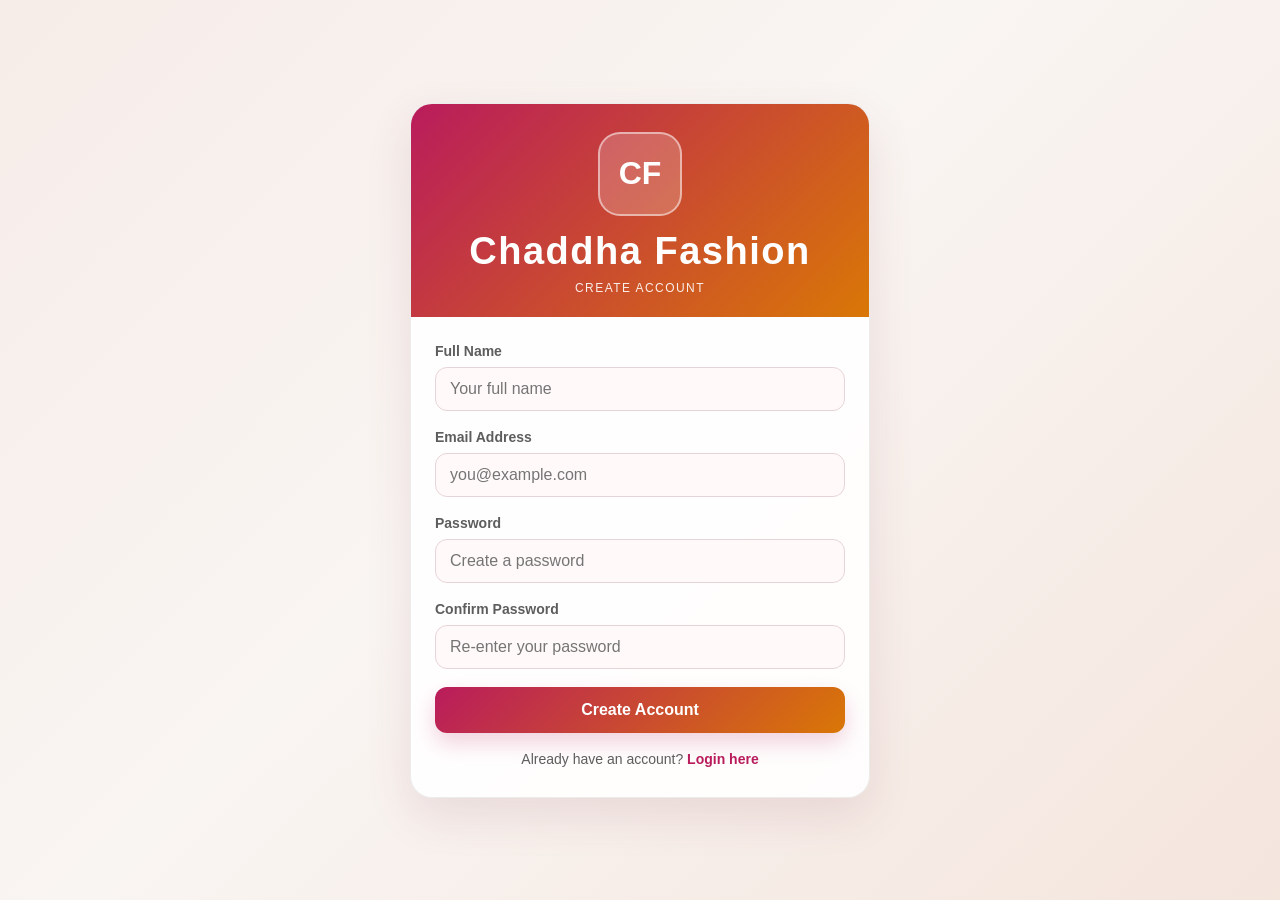
<file: signup.html>
<!DOCTYPE html>
<html lang="en">
  <head>
    <meta charset="UTF-8" />
    <meta name="viewport" content="width=device-width, initial-scale=1.0" />
    <meta name="description" content="Create a Chaddha Fashion account to start shopping." />
    <title>Create Account | Chaddha Fashion</title>
    <link rel="icon" href="./chaddha-logo.svg" type="image/svg+xml" />
    <link rel="stylesheet" href="./shop.css" />
    <style>
      :root {
        --bg: #f7f1ee;
        --panel: #fffaf8;
        --text: #1d1d1d;
        --muted: #5d5d5d;
        --accent: #b91c5c;
        --accent-dark: #8f1544;
        --gold: #d97706;
        --border: rgba(27, 27, 27, 0.08);
      }

      * { box-sizing: border-box; }

      body {
        margin: 0;
        min-height: 100vh;
        font-family: Arial, Helvetica, sans-serif;
        background: linear-gradient(135deg, #f6ece8, #f9f5f2 45%, #f4e5dd);
        color: var(--text);
        display: flex;
        align-items: center;
        justify-content: center;
        padding: 24px;
      }

      .signup-shell {
        width: min(460px, 100%);
        background: rgba(255, 255, 255, 0.9);
        border: 1px solid var(--border);
        border-radius: 22px;
        box-shadow: 0 18px 45px rgba(134, 54, 82, 0.12);
        overflow: hidden;
      }

      .brand-bar {
        background: linear-gradient(135deg, var(--accent), var(--gold));
        padding: 28px 24px 22px;
        text-align: center;
        color: white;
      }

      .brand-mark {
        width: 84px;
        height: 84px;
        margin: 0 auto 14px;
        border-radius: 22px;
        background: rgba(255,255,255,0.2);
        display: flex;
        align-items: center;
        justify-content: center;
        font-size: 32px;
        font-weight: 700;
        border: 2px solid rgba(255,255,255,0.5);
      }

      .brand-bar h1 {
        margin: 0;
        font-size: clamp(28px, 4vw, 38px);
        letter-spacing: 0.04em;
      }

      .brand-bar p {
        margin: 8px 0 0;
        letter-spacing: 0.12em;
        text-transform: uppercase;
        font-size: 12px;
        opacity: 0.9;
      }

      .form-box {
        padding: 26px 24px 30px;
      }

      .field {
        margin-bottom: 18px;
      }

      .field label {
        display: block;
        margin-bottom: 8px;
        font-size: 14px;
        font-weight: 700;
        color: var(--muted);
      }

      .field input {
        width: 100%;
        padding: 12px 14px;
        border-radius: 12px;
        border: 1px solid #e7d4d8;
        background: #fffaf9;
        font-size: 16px;
        outline: none;
        transition: border-color 0.2s, box-shadow 0.2s;
      }

      .field input:focus {
        border-color: var(--accent);
        box-shadow: 0 0 0 4px rgba(185, 28, 92, 0.12);
      }

      .signup-btn {
        width: 100%;
        padding: 14px 16px;
        border: none;
        border-radius: 12px;
        background: linear-gradient(135deg, var(--accent), var(--gold));
        color: white;
        font-size: 16px;
        font-weight: 700;
        cursor: pointer;
        transition: transform 0.2s, box-shadow 0.2s;
        box-shadow: 0 10px 22px rgba(185, 28, 92, 0.2);
      }

      .signup-btn:hover {
        transform: translateY(-1px);
      }

      .login-note {
        margin-top: 18px;
        text-align: center;
        color: var(--muted);
        font-size: 14px;
      }

      .login-note a {
        color: var(--accent);
        font-weight: 700;
        text-decoration: none;
      }
    </style>
  </head>
  <body>
    <div class="signup-shell">
      <div class="brand-bar">
        <div class="brand-mark">CF</div>
        <h1>Chaddha Fashion</h1>
        <p>Create Account</p>
      </div>

      <div class="form-box">
        <form id="signupForm">
          <div class="field">
            <label for="fullName">Full Name</label>
            <input type="text" id="fullName" placeholder="Your full name" required />
          </div>

          <div class="field">
            <label for="email">Email Address</label>
            <input type="email" id="email" placeholder="you@example.com" required />
          </div>

          <div class="field">
            <label for="password">Password</label>
            <input type="password" id="password" placeholder="Create a password" required />
          </div>

          <div class="field">
            <label for="confirmPassword">Confirm Password</label>
            <input type="password" id="confirmPassword" placeholder="Re-enter your password" required />
          </div>

          <button type="submit" class="signup-btn">Create Account</button>

          <div class="login-note">
            Already have an account? <a href="login.html">Login here</a>
          </div>
        </form>
      </div>
    </div>

    <script src="./shop-data.js"></script>
    <script src="./shop.js"></script>
    <script>
      const signupForm = document.getElementById('signupForm');
      const signupButton = signupForm.querySelector('.signup-btn');

      Shop.watchFieldsForRepair(signupForm);

      signupForm.addEventListener('submit', async function (event) {
        event.preventDefault();
        Shop.clearFieldErrors(signupForm);

        const fullName = document.getElementById('fullName').value.trim();
        const email = document.getElementById('email').value.trim();
        const password = document.getElementById('password').value;
        const confirmPassword = document.getElementById('confirmPassword').value;

        // Checking here gives instant feedback, and every one of these is
        // checked again on the server, because these can be bypassed.
        let problems = 0;

        if (!fullName) {
          Shop.showFieldError('fullName', 'Please enter your full name.');
          problems += 1;
        }

        if (!email) {
          Shop.showFieldError('email', 'Please enter your email address.');
          problems += 1;
        } else if (!/^[^\s@]+@[^\s@]+\.[^\s@]{2,}$/.test(email)) {
          Shop.showFieldError('email', 'That email address does not look right.');
          problems += 1;
        }

        if (!password) {
          Shop.showFieldError('password', 'Please choose a password.');
          problems += 1;
        } else if (password.length < 6) {
          Shop.showFieldError('password', 'Passwords need at least 6 characters.');
          problems += 1;
        }

        if (!confirmPassword) {
          Shop.showFieldError('confirmPassword', 'Please re-enter your password.');
          problems += 1;
        } else if (password && password !== confirmPassword) {
          Shop.showFieldError('confirmPassword', 'The two passwords do not match.');
          problems += 1;
        }

        if (problems > 0) return;

        signupButton.disabled = true;
        signupButton.textContent = 'Creating your account…';

        try {
          const response = await fetch('/api/signup', {
            method: 'POST',
            headers: { 'Content-Type': 'application/json' },
            body: JSON.stringify({ fullName, email, password })
          });

          const data = await response.json();

          if (!response.ok) {
            // "Already registered" belongs next to the email field.
            const field = response.status === 409 ? 'email' : 'password';
            Shop.showFieldError(field, data.error || 'Could not create the account.');
            Shop.toast(data.error || 'Could not create the account.', 'error');
            return;
          }

          Shop.toast('Account created. Please log in to continue.', 'success');
          setTimeout(() => {
            window.location.href = 'login.html';
          }, 900);
        } catch (error) {
          Shop.toast('Could not reach the server. Is it running on port 3000?', 'error');
        } finally {
          signupButton.disabled = false;
          signupButton.textContent = 'Create Account';
        }
      });
    </script>
  </body>
</html>
</file>
<file: shop.css>
/* Chaddha Fashion - shared styles for the parts that appear on more
   than one page: pop-up messages, form errors, the header search box,
   product cards, size pickers, quantity steppers, and the layouts for
   the product and orders pages.

   The custom properties below are prefixed with --shop- on purpose. The
   older pages each declare their own --accent / --panel variables in an
   inline <style> block, and a shared name would get overridden there. */

:root {
  --shop-ink: #172321;
  --shop-muted: #64716d;
  --shop-paper: #f8f6f1;
  --shop-cream: #eee8dc;
  --shop-forest: #173f3a;
  --shop-coral: #d56b4f;
  --shop-coral-dark: #bd533b;
  --shop-line: rgba(23, 35, 33, 0.13);
  --shop-white: #fffaf2;
  --shop-danger: #b3261e;
  --shop-serif: Georgia, "Times New Roman", serif;
  --shop-sans: "Trebuchet MS", "Segoe UI", sans-serif;
}

/* ==================================================================
   Pop-up messages (used everywhere instead of alert())
   ================================================================== */
.toast-host {
  position: fixed;
  right: 20px;
  bottom: 20px;
  z-index: 9999;
  display: flex;
  flex-direction: column;
  gap: 10px;
  pointer-events: none;
}

.toast {
  display: flex;
  align-items: center;
  gap: 12px;
  min-width: 260px;
  max-width: 380px;
  padding: 14px 18px;
  border-radius: 12px;
  background: var(--shop-forest);
  color: var(--shop-white);
  font-family: var(--shop-sans);
  font-size: 14px;
  line-height: 1.45;
  box-shadow: 0 14px 34px rgba(23, 35, 33, 0.24);
  transform: translateY(14px);
  opacity: 0;
  transition: transform 0.3s ease, opacity 0.3s ease;
}

.toast.is-visible {
  transform: translateY(0);
  opacity: 1;
}

.toast-icon {
  display: grid;
  place-items: center;
  flex: 0 0 22px;
  width: 22px;
  height: 22px;
  border-radius: 50%;
  background: rgba(255, 250, 242, 0.16);
  font-size: 13px;
  font-weight: 700;
}

.toast-success .toast-icon {
  background: var(--shop-coral);
}

.toast-error {
  background: var(--shop-danger);
}

.toast-text {
  flex: 1;
}

/* ==================================================================
   Inline form errors
   ================================================================== */
.field-error {
  margin: 6px 0 0;
  color: var(--shop-danger);
  font-family: var(--shop-sans);
  font-size: 13px;
  line-height: 1.4;
}

.field-error::before {
  content: "▲ ";
  font-size: 10px;
}

input.has-error,
select.has-error,
textarea.has-error {
  border-color: var(--shop-danger) !important;
  background: #fdf5f4;
  outline-color: var(--shop-danger);
}

/* ==================================================================
   Header search box
   ================================================================== */
.site-search {
  display: flex;
  align-items: center;
  gap: 6px;
  padding: 4px 4px 4px 14px;
  border: 1px solid var(--shop-line);
  border-radius: 999px;
  background: #fff;
}

.site-search input {
  width: 100%;
  min-width: 0;
  padding: 8px 0;
  border: 0;
  background: transparent;
  color: var(--shop-ink);
  font-family: var(--shop-sans);
  font-size: 14px;
}

.site-search input:focus {
  outline: none;
}

.site-search input::placeholder {
  color: var(--shop-muted);
}

.site-search button {
  flex: 0 0 auto;
  padding: 8px 16px;
  border: 0;
  border-radius: 999px;
  background: var(--shop-forest);
  color: var(--shop-white);
  font-family: var(--shop-sans);
  font-size: 13px;
  font-weight: 700;
  cursor: pointer;
  transition: background 0.25s;
}

.site-search button:hover {
  background: var(--shop-coral);
}

/* Keeps the badge visible but quiet when the cart is empty. */
.is-empty {
  opacity: 0.55;
}

/* ==================================================================
   Product cards (home page, search results, related products)
   ================================================================== */
.shop-card-grid {
  display: grid;
  grid-template-columns: repeat(auto-fill, minmax(220px, 1fr));
  gap: 18px;
}

.shop-card {
  display: flex;
  flex-direction: column;
  overflow: hidden;
  border: 1px solid var(--shop-line);
  border-radius: 14px;
  background: #fff;
  box-shadow: 0 8px 20px rgba(23, 35, 33, 0.05);
  transition: transform 0.3s, box-shadow 0.3s;
}

.shop-card:hover {
  transform: translateY(-5px);
  box-shadow: 0 18px 32px rgba(23, 35, 33, 0.13);
}

.shop-card-media {
  position: relative;
  display: block;
  height: 270px;
  overflow: hidden;
  background: var(--shop-cream);
}

.shop-card-media img {
  width: 100%;
  height: 100%;
  object-fit: cover;
  transition: transform 0.4s;
}

.shop-card:hover .shop-card-media img {
  transform: scale(1.06);
}

.shop-card-tag {
  position: absolute;
  top: 12px;
  left: 12px;
  padding: 5px 12px;
  border-radius: 999px;
  background: var(--shop-coral);
  color: #fff;
  font-family: var(--shop-sans);
  font-size: 11px;
  font-weight: 700;
  letter-spacing: 0.1em;
  text-transform: uppercase;
}

.shop-card-body {
  display: flex;
  flex: 1;
  flex-direction: column;
  gap: 6px;
  padding: 16px;
  font-family: var(--shop-sans);
}

.shop-card-meta {
  margin: 0;
  color: var(--shop-coral);
  font-size: 11px;
  font-weight: 700;
  letter-spacing: 0.12em;
  text-transform: uppercase;
}

.shop-card-name {
  margin: 0;
  font-family: var(--shop-serif);
  font-size: 19px;
  font-weight: 400;
  line-height: 1.3;
}

.shop-card-name a {
  color: var(--shop-ink);
  text-decoration: none;
}

.shop-card-name a:hover {
  color: var(--shop-coral);
}

.shop-card-rating {
  margin: 0;
  color: var(--shop-muted);
  font-size: 13px;
}

.shop-stars {
  color: #e2a03f;
  letter-spacing: 0.06em;
}

.shop-card-price {
  margin: 2px 0 10px;
  color: var(--shop-forest);
  font-size: 20px;
  font-weight: 700;
}

.shop-card-btn {
  margin-top: auto;
  padding: 11px 16px;
  border-radius: 999px;
  background: var(--shop-coral);
  color: #fff;
  font-size: 14px;
  font-weight: 700;
  text-align: center;
  text-decoration: none;
  transition: background 0.25s;
}

.shop-card-btn:hover {
  background: var(--shop-coral-dark);
}

/* ==================================================================
   Size picker
   ================================================================== */
.size-picker {
  display: flex;
  flex-wrap: wrap;
  gap: 10px;
}

.size-option {
  position: relative;
}

.size-option input {
  position: absolute;
  opacity: 0;
  width: 1px;
  height: 1px;
}

.size-option span {
  display: grid;
  place-items: center;
  min-width: 54px;
  padding: 11px 14px;
  border: 1px solid var(--shop-line);
  border-radius: 10px;
  background: #fff;
  color: var(--shop-ink);
  font-family: var(--shop-sans);
  font-size: 14px;
  font-weight: 600;
  cursor: pointer;
  transition: border-color 0.2s, background 0.2s, color 0.2s;
}

.size-option span:hover {
  border-color: var(--shop-coral);
}

.size-option input:checked + span {
  border-color: var(--shop-forest);
  background: var(--shop-forest);
  color: var(--shop-white);
}

.size-option input:focus-visible + span {
  outline: 2px solid var(--shop-coral);
  outline-offset: 2px;
}

/* ==================================================================
   Quantity stepper
   ================================================================== */
.qty-stepper {
  display: inline-flex;
  align-items: center;
  overflow: hidden;
  border: 1px solid var(--shop-line);
  border-radius: 999px;
  background: #fff;
}

.qty-stepper button {
  width: 38px;
  height: 38px;
  border: 0;
  background: transparent;
  color: var(--shop-forest);
  font-size: 18px;
  font-weight: 700;
  line-height: 1;
  cursor: pointer;
  transition: background 0.2s, color 0.2s;
}

.qty-stepper button:hover:not(:disabled) {
  background: var(--shop-forest);
  color: var(--shop-white);
}

.qty-stepper button:disabled {
  color: #b7c1bd;
  cursor: not-allowed;
}

.qty-stepper output,
.qty-stepper .qty-value {
  min-width: 34px;
  font-family: var(--shop-sans);
  font-size: 15px;
  font-weight: 700;
  text-align: center;
}

/* ==================================================================
   Shared page shell for the new pages (product.html, orders.html)
   ================================================================== */
.shop-body {
  margin: 0;
  background: var(--shop-paper);
  color: var(--shop-ink);
  font-family: var(--shop-sans);
}

.shop-body * {
  box-sizing: border-box;
}

.shop-shell {
  width: min(1240px, calc(100% - 48px));
  margin: 24px auto 56px;
}

.shop-header {
  display: grid;
  grid-template-columns: 170px 1fr minmax(220px, 300px) auto;
  align-items: center;
  gap: 14px;
  margin-bottom: 28px;
  padding: 10px 14px;
  border: 1px solid var(--shop-line);
  border-radius: 18px;
  background: rgba(255, 255, 255, 0.72);
  box-shadow: 0 12px 30px rgba(23, 35, 33, 0.06);
}

.shop-header-logo {
  display: flex;
  align-items: center;
}

.shop-header-logo img {
  max-height: 56px;
  max-width: 100%;
  object-fit: contain;
}

.shop-nav {
  display: flex;
  align-items: center;
  gap: 4px;
}

.shop-nav a {
  padding: 10px 13px;
  border-radius: 10px;
  color: var(--shop-ink);
  font-size: 14px;
  font-weight: 600;
  letter-spacing: 0.04em;
  text-decoration: none;
  text-transform: uppercase;
  transition: background 0.2s, color 0.2s;
}

.shop-nav a:hover,
.shop-nav a.is-active {
  background: var(--shop-cream);
  color: var(--shop-coral);
}

.shop-header-actions {
  display: flex;
  align-items: center;
  gap: 8px;
}

.shop-cart-link {
  position: relative;
  display: grid;
  place-items: center;
  width: 48px;
  height: 48px;
  border-radius: 12px;
  color: var(--shop-forest);
  font-size: 24px;
  text-decoration: none;
  transition: background 0.2s;
}

.shop-cart-link:hover {
  background: var(--shop-cream);
}

.shop-cart-badge {
  position: absolute;
  top: 4px;
  right: 2px;
  display: grid;
  place-items: center;
  min-width: 22px;
  height: 22px;
  padding: 0 5px;
  border-radius: 999px;
  background: var(--shop-coral);
  color: #fff;
  font-size: 11px;
  font-weight: 700;
}

.shop-logout {
  padding: 11px 18px;
  border: 0;
  border-radius: 999px;
  background: var(--shop-forest);
  color: var(--shop-white);
  font-family: var(--shop-sans);
  font-size: 13px;
  font-weight: 700;
  cursor: pointer;
  transition: background 0.25s;
}

.shop-logout:hover {
  background: var(--shop-coral);
}

.shop-crumbs {
  margin: 0 0 22px;
  color: var(--shop-muted);
  font-size: 13px;
}

.shop-crumbs a {
  color: var(--shop-muted);
  text-decoration: none;
}

.shop-crumbs a:hover {
  color: var(--shop-coral);
}

.shop-crumbs span {
  padding: 0 6px;
  opacity: 0.6;
}

.shop-title {
  margin: 0 0 8px;
  color: var(--shop-forest);
  font-family: var(--shop-serif);
  font-size: clamp(38px, 5vw, 60px);
  font-weight: 400;
  letter-spacing: -0.02em;
}

.shop-subtitle {
  margin: 0 0 32px;
  color: var(--shop-muted);
  font-size: 16px;
}

.shop-section-title {
  margin: 0 0 18px;
  padding-bottom: 14px;
  border-bottom: 1px solid var(--shop-line);
  color: var(--shop-forest);
  font-family: var(--shop-serif);
  font-size: 28px;
  font-weight: 400;
}

.shop-empty {
  padding: 70px 30px;
  border-radius: 16px;
  background: var(--shop-cream);
  text-align: center;
}

.shop-empty h2 {
  margin: 0 0 10px;
  color: var(--shop-forest);
  font-family: var(--shop-serif);
  font-size: 30px;
  font-weight: 400;
}

.shop-empty p {
  margin: 0 0 22px;
  color: var(--shop-muted);
}

.shop-btn {
  display: inline-block;
  padding: 13px 26px;
  border: 0;
  border-radius: 999px;
  background: var(--shop-coral);
  color: #fff;
  font-family: var(--shop-sans);
  font-size: 15px;
  font-weight: 700;
  text-decoration: none;
  cursor: pointer;
  transition: background 0.25s;
}

.shop-btn:hover {
  background: var(--shop-coral-dark);
}

.shop-btn-ghost {
  background: transparent;
  border: 1px solid var(--shop-forest);
  color: var(--shop-forest);
}

.shop-btn-ghost:hover {
  background: var(--shop-forest);
  color: var(--shop-white);
}

.shop-footer {
  margin-top: 40px;
  padding: 26px 0 0;
  border-top: 1px solid var(--shop-line);
  color: var(--shop-muted);
  font-size: 14px;
  text-align: center;
}

/* ==================================================================
   Product detail page
   ================================================================== */
.pd-layout {
  display: grid;
  grid-template-columns: 1.05fr 1fr;
  gap: 44px;
  align-items: start;
  margin-bottom: 56px;
}

.pd-gallery-main {
  overflow: hidden;
  border-radius: 18px;
  background: var(--shop-cream);
  aspect-ratio: 4 / 5;
}

.pd-gallery-main img {
  width: 100%;
  height: 100%;
  object-fit: cover;
  display: block;
}

.pd-thumbs {
  display: flex;
  gap: 10px;
  margin-top: 12px;
}

.pd-thumb {
  width: 76px;
  height: 92px;
  padding: 0;
  overflow: hidden;
  border: 2px solid transparent;
  border-radius: 10px;
  background: var(--shop-cream);
  cursor: pointer;
  transition: border-color 0.2s;
}

.pd-thumb img {
  width: 100%;
  height: 100%;
  object-fit: cover;
  display: block;
}

.pd-thumb.is-active {
  border-color: var(--shop-forest);
}

.pd-eyebrow {
  margin: 0 0 10px;
  color: var(--shop-coral);
  font-size: 12px;
  font-weight: 700;
  letter-spacing: 0.14em;
  text-transform: uppercase;
}

.pd-name {
  margin: 0 0 12px;
  color: var(--shop-ink);
  font-family: var(--shop-serif);
  font-size: clamp(30px, 3.6vw, 44px);
  font-weight: 400;
  line-height: 1.15;
}

.pd-rating {
  margin: 0 0 18px;
  color: var(--shop-muted);
  font-size: 14px;
}

.pd-price {
  margin: 0 0 6px;
  color: var(--shop-forest);
  font-size: 34px;
  font-weight: 700;
}

.pd-price-note {
  margin: 0 0 26px;
  color: var(--shop-muted);
  font-size: 13px;
}

.pd-description {
  margin: 0 0 28px;
  padding-bottom: 26px;
  border-bottom: 1px solid var(--shop-line);
  color: var(--shop-muted);
  font-size: 16px;
  line-height: 1.7;
}

.pd-block {
  margin-bottom: 26px;
}

.pd-block-head {
  display: flex;
  align-items: baseline;
  justify-content: space-between;
  gap: 12px;
  margin-bottom: 12px;
}

.pd-label {
  color: var(--shop-ink);
  font-size: 13px;
  font-weight: 700;
  letter-spacing: 0.1em;
  text-transform: uppercase;
}

.pd-size-guide {
  color: var(--shop-muted);
  font-size: 13px;
}

.pd-actions {
  display: flex;
  flex-wrap: wrap;
  gap: 12px;
  margin-bottom: 26px;
}

.pd-add-btn {
  flex: 1 1 220px;
  padding: 16px 24px;
  border: 0;
  border-radius: 999px;
  background: var(--shop-coral);
  color: #fff;
  font-family: var(--shop-sans);
  font-size: 16px;
  font-weight: 700;
  cursor: pointer;
  transition: background 0.25s;
}

.pd-add-btn:hover {
  background: var(--shop-coral-dark);
}

.pd-cart-btn {
  flex: 0 1 180px;
  padding: 16px 24px;
  border: 1px solid var(--shop-forest);
  border-radius: 999px;
  background: transparent;
  color: var(--shop-forest);
  font-family: var(--shop-sans);
  font-size: 16px;
  font-weight: 700;
  text-align: center;
  text-decoration: none;
  cursor: pointer;
  transition: background 0.25s, color 0.25s;
}

.pd-cart-btn:hover {
  background: var(--shop-forest);
  color: var(--shop-white);
}

.pd-details {
  padding: 22px 26px;
  border-radius: 14px;
  background: var(--shop-cream);
}

.pd-details h3 {
  margin: 0 0 12px;
  color: var(--shop-forest);
  font-family: var(--shop-serif);
  font-size: 20px;
  font-weight: 400;
}

.pd-details ul {
  margin: 0;
  padding-left: 20px;
  color: var(--shop-muted);
  font-size: 15px;
  line-height: 1.9;
}

.pd-in-cart {
  margin: 0 0 22px;
  padding: 12px 16px;
  border-left: 4px solid var(--shop-forest);
  background: rgba(23, 63, 58, 0.07);
  color: var(--shop-forest);
  font-size: 14px;
}

/* ==================================================================
   Orders page
   ================================================================== */
.od-order {
  margin-bottom: 24px;
  overflow: hidden;
  border: 1px solid var(--shop-line);
  border-radius: 16px;
  background: #fff;
  box-shadow: 0 8px 20px rgba(23, 35, 33, 0.05);
}

.od-head {
  display: flex;
  flex-wrap: wrap;
  gap: 18px 30px;
  align-items: center;
  justify-content: space-between;
  padding: 20px 26px;
  border-bottom: 1px solid var(--shop-line);
  background: var(--shop-cream);
}

.od-head-facts {
  display: flex;
  flex-wrap: wrap;
  gap: 18px 34px;
}

.od-fact-label {
  margin: 0 0 3px;
  color: var(--shop-muted);
  font-size: 11px;
  font-weight: 700;
  letter-spacing: 0.12em;
  text-transform: uppercase;
}

.od-fact-value {
  margin: 0;
  color: var(--shop-ink);
  font-size: 15px;
  font-weight: 700;
}

.od-status {
  padding: 7px 16px;
  border-radius: 999px;
  background: var(--shop-forest);
  color: var(--shop-white);
  font-size: 12px;
  font-weight: 700;
  letter-spacing: 0.08em;
  text-transform: uppercase;
}

.od-lines {
  padding: 8px 26px;
}

.od-line {
  display: grid;
  grid-template-columns: 74px 1fr auto;
  gap: 18px;
  align-items: center;
  padding: 16px 0;
  border-bottom: 1px solid var(--shop-line);
}

.od-line:last-child {
  border-bottom: 0;
}

.od-line img {
  width: 74px;
  height: 90px;
  border-radius: 8px;
  object-fit: cover;
  background: var(--shop-cream);
}

.od-line-name {
  margin: 0 0 5px;
  font-family: var(--shop-serif);
  font-size: 17px;
}

.od-line-meta {
  margin: 0;
  color: var(--shop-muted);
  font-size: 13px;
}

.od-line-total {
  color: var(--shop-forest);
  font-size: 17px;
  font-weight: 700;
  white-space: nowrap;
}

.od-foot {
  display: grid;
  grid-template-columns: 1fr auto;
  gap: 26px;
  padding: 22px 26px;
  border-top: 1px solid var(--shop-line);
  background: #fbfaf7;
}

.od-address h4 {
  margin: 0 0 8px;
  color: var(--shop-muted);
  font-size: 11px;
  font-weight: 700;
  letter-spacing: 0.12em;
  text-transform: uppercase;
}

.od-address p {
  margin: 0;
  color: var(--shop-ink);
  font-size: 14px;
  line-height: 1.7;
}

.od-money {
  min-width: 230px;
}

.od-money-row {
  display: flex;
  justify-content: space-between;
  gap: 20px;
  margin-bottom: 8px;
  color: var(--shop-muted);
  font-size: 14px;
}

.od-money-row.is-total {
  margin-top: 12px;
  padding-top: 12px;
  border-top: 1px solid var(--shop-line);
  color: var(--shop-forest);
  font-size: 19px;
  font-weight: 700;
}

.od-reorder {
  margin-top: 14px;
  width: 100%;
}

/* ==================================================================
   Sort + search controls on the products page
   ================================================================== */
.sort-bar {
  display: flex;
  flex-wrap: wrap;
  gap: 14px;
  align-items: center;
  justify-content: space-between;
  margin-bottom: 22px;
  padding: 14px 18px;
  border: 1px solid var(--shop-line);
  border-radius: 14px;
  background: #fff;
}

.sort-bar-count {
  color: var(--shop-muted);
  font-size: 14px;
}

.sort-bar-count strong {
  color: var(--shop-ink);
}

.sort-bar-right {
  display: flex;
  gap: 10px;
  align-items: center;
}

.sort-bar label {
  color: var(--shop-muted);
  font-size: 13px;
  font-weight: 700;
  letter-spacing: 0.06em;
  text-transform: uppercase;
}

.sort-bar select {
  padding: 10px 14px;
  border: 1px solid var(--shop-line);
  border-radius: 999px;
  background: #fff;
  color: var(--shop-ink);
  font-family: var(--shop-sans);
  font-size: 14px;
  cursor: pointer;
}

.active-chips {
  display: flex;
  flex-wrap: wrap;
  gap: 8px;
  margin-bottom: 20px;
}

.active-chip {
  display: inline-flex;
  align-items: center;
  gap: 8px;
  padding: 7px 8px 7px 15px;
  border-radius: 999px;
  background: var(--shop-cream);
  color: var(--shop-ink);
  font-size: 13px;
  font-weight: 600;
}

.active-chip button {
  display: grid;
  place-items: center;
  width: 20px;
  height: 20px;
  border: 0;
  border-radius: 50%;
  background: rgba(23, 35, 33, 0.12);
  color: var(--shop-ink);
  font-size: 12px;
  line-height: 1;
  cursor: pointer;
}

.active-chip button:hover {
  background: var(--shop-coral);
  color: #fff;
}

/* Price range inputs inside the dark sidebar. */
.price-range {
  display: flex;
  gap: 8px;
  align-items: center;
  margin-top: 8px;
}

.price-range input {
  width: 100%;
  min-width: 0;
  padding: 9px 10px;
  border: 1px solid rgba(255, 255, 255, 0.28);
  border-radius: 8px;
  background: rgba(255, 255, 255, 0.1);
  color: var(--shop-white);
  font-family: var(--shop-sans);
  font-size: 14px;
}

.price-range input::placeholder {
  color: rgba(255, 250, 242, 0.6);
}

.price-range span {
  color: rgba(255, 250, 242, 0.7);
}

/* ==================================================================
   Narrow screens
   ================================================================== */
@media (max-width: 960px) {
  .pd-layout {
    grid-template-columns: 1fr;
    gap: 30px;
  }

  .od-foot {
    grid-template-columns: 1fr;
  }
}

@media (max-width: 760px) {
  .shop-shell {
    width: min(100% - 28px, 640px);
    margin-top: 14px;
  }

  .shop-header {
    grid-template-columns: 1fr auto;
  }

  .shop-nav {
    grid-column: 1 / -1;
    grid-row: 3;
    overflow-x: auto;
  }

  .shop-header .site-search {
    grid-column: 1 / -1;
    grid-row: 2;
  }

  .shop-header-actions {
    grid-column: 2;
    grid-row: 1;
  }

  .shop-card-grid {
    grid-template-columns: repeat(2, minmax(0, 1fr));
    gap: 12px;
  }

  .shop-card-media {
    height: 210px;
  }

  .od-line {
    grid-template-columns: 60px 1fr;
  }

  .od-line img {
    width: 60px;
    height: 74px;
  }

  .od-line-total {
    grid-column: 2;
  }

  .toast-host {
    right: 14px;
    left: 14px;
    bottom: 14px;
  }

  .toast {
    min-width: 0;
    max-width: none;
  }
}
</file>
